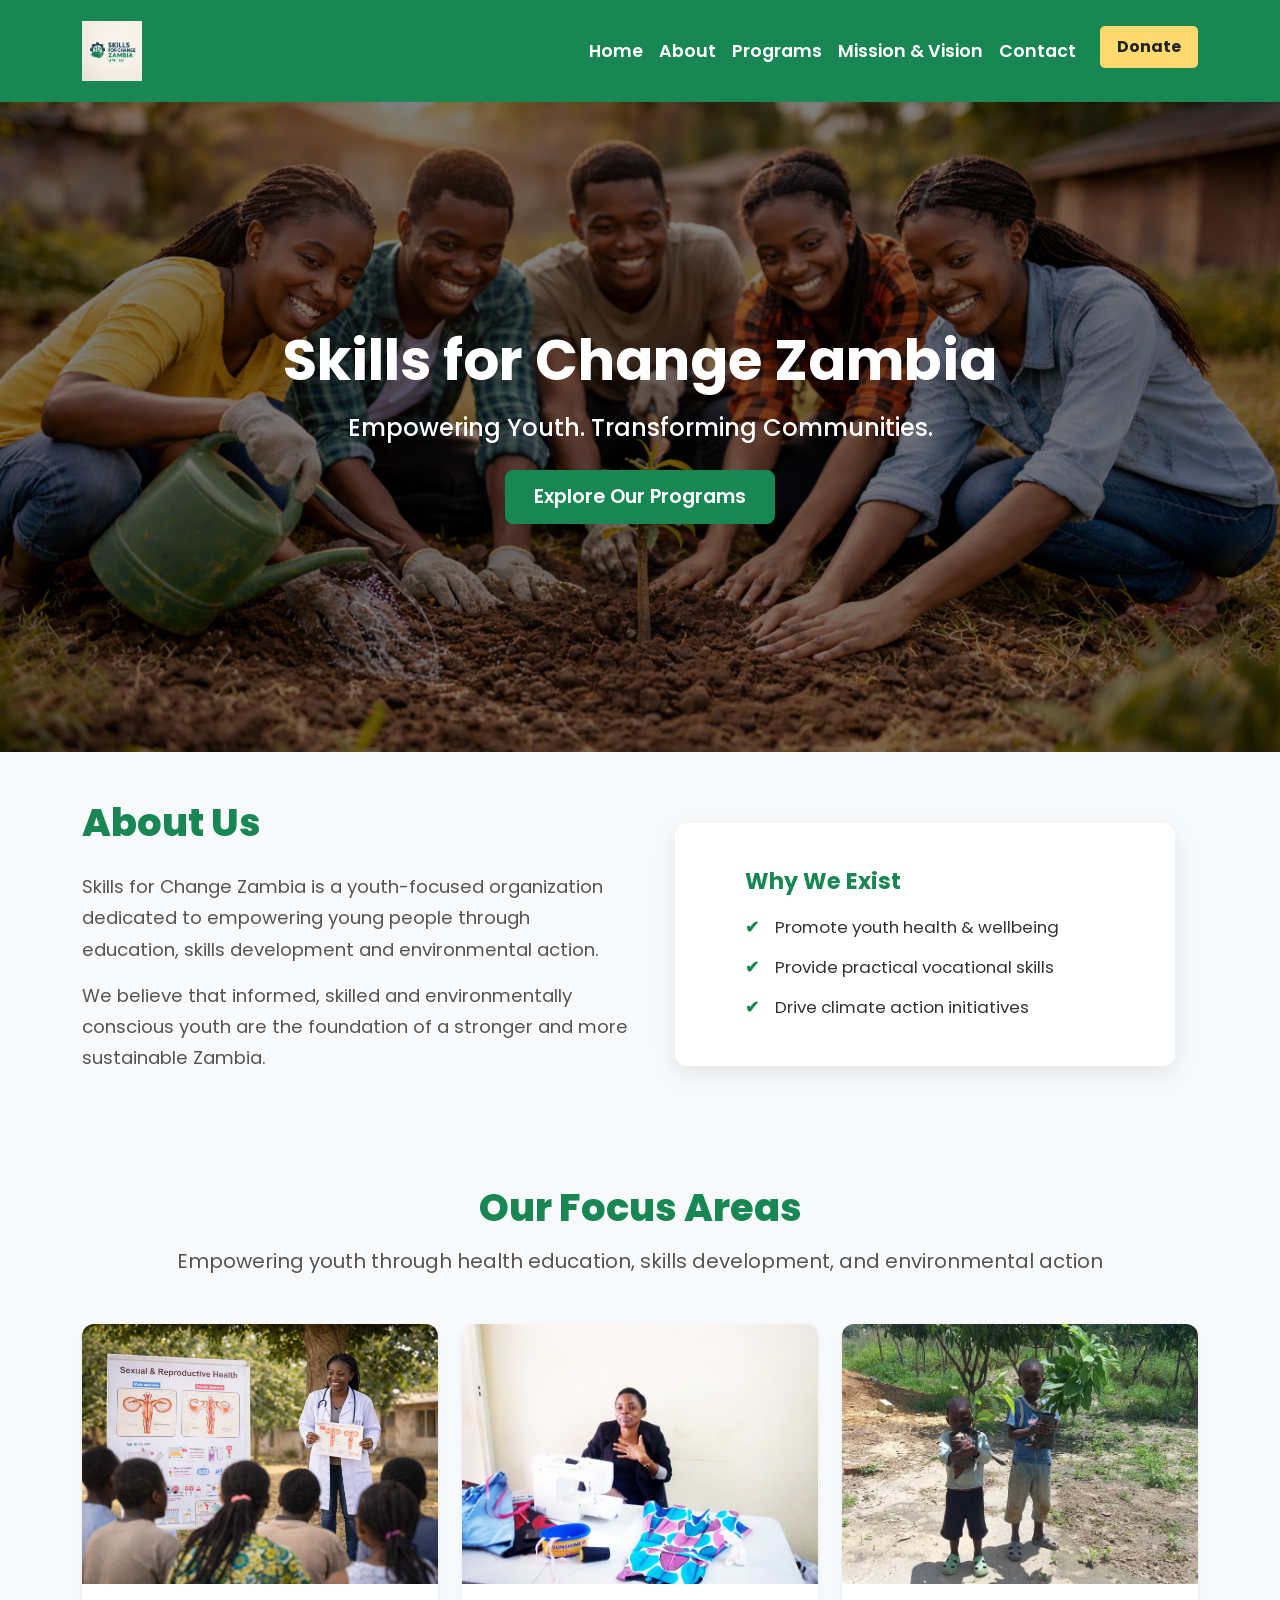
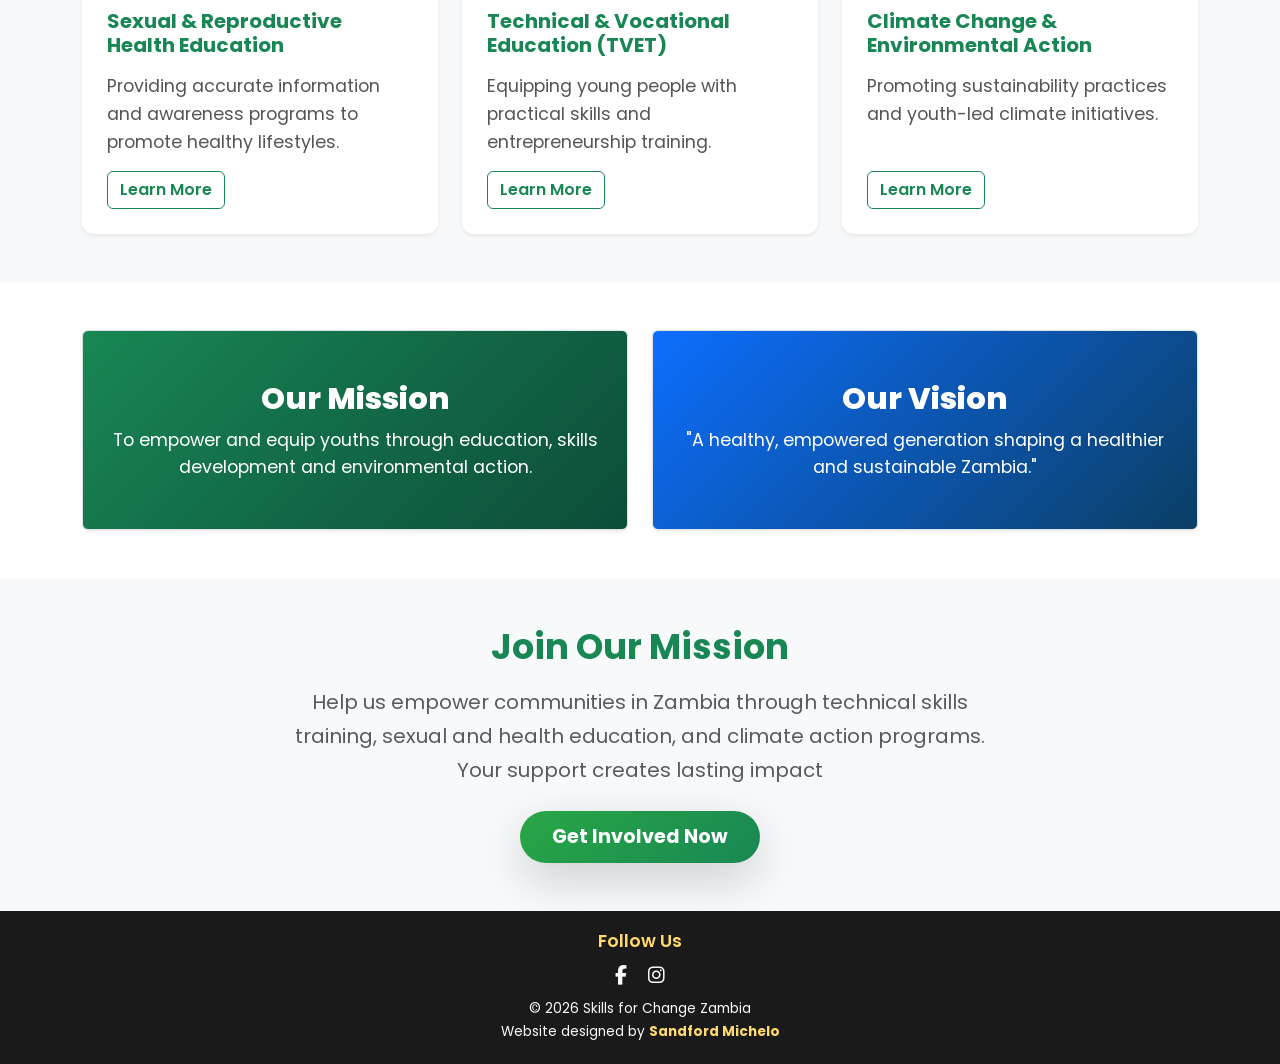
<file: index.html>
<!doctype html>
<html lang="en">
  <head>
    <meta charset="UTF-8" />
    <title>Skills for Change Zambia </title>
    <meta name="viewport" content="width=device-width, initial-scale=1" />

    <!-- Google Font -->
    <link
      href="https://fonts.googleapis.com/css2?family=Poppins:wght@300;400;600;700&display=swap"
      rel="stylesheet"
    />

    <!-- Bootstrap CSS -->
    <link
      href="https://cdn.jsdelivr.net/npm/bootstrap@5.3.2/dist/css/bootstrap.min.css"
      rel="stylesheet"
    />

    <!-- Font Awesome -->
    <link
      rel="stylesheet"
      href="https://cdnjs.cloudflare.com/ajax/libs/font-awesome/6.4.0/css/all.min.css"
    />

    <!-- Custom CSS -->
    <link rel="stylesheet" href="style.css" />

    <!-- AOS CSS -->
    <link
      href="https://cdn.jsdelivr.net/npm/aos@2.3.4/dist/aos.css"
      rel="stylesheet"
    />
  </head>
  <body>
    <!-- NAVBAR -->
    <nav
      class="navbar navbar-expand-lg navbar-dark bg-success sticky-top"
      data-aos="fade-down"
    >
      <div class="container">
        <a class="navbar-brand" href="index.html">
          <img src="images/logo.jpeg" alt="Logo" class="logo" />
        </a>
        <button
          class="navbar-toggler"
          type="button"
          data-bs-toggle="collapse"
          data-bs-target="#navbarNav"
          aria-controls="navbarNav"
          aria-expanded="false"
          aria-label="Toggle navigation"
        >
          <span class="navbar-toggler-icon"></span>
        </button>
        <div class="collapse navbar-collapse" id="navbarNav">
          <ul class="navbar-nav ms-auto text-center">
            <li class="nav-item">
              <a class="nav-link" href="index.html">Home</a>
            </li>
            <li class="nav-item">
              <a class="nav-link" href="#about">About</a>
            </li>
            <li class="nav-item">
              <a class="nav-link" href="#programs">Programs</a>
            </li>
            <li class="nav-item">
              <a class="nav-link" href="#mission">Mission & Vision</a>
            </li>
            <li class="nav-item">
              <a class="nav-link" href="contact.html">Contact</a>
            </li>
            <li class="nav-item">
              <a class="btn donate-btn ms-lg-3 mt-2 mt-lg-0" href="donate.html"
                >Donate</a
              >
            </li>
          </ul>
        </div>
      </div>
    </nav>

    <!-- HERO -->
    <section class="hero" data-aos="fade-up">
      <div class="container text-center hero-content">
        <h1 class="display-4 fw-bold">Skills for Change Zambia</h1>
        <p class="lead">Empowering Youth. Transforming Communities.<br /></p>
        <a href="#programs" class="btn btn-success btn-lg"
          >Explore Our Programs</a
        >
      </div>
    </section>

    <!-- ABOUT -->
    <section id="about" class="about py-5">
      <div class="container">
        <div class="row align-items-center">
          <div class="col-md-6 mb-4 mb-md-0" data-aos="fade-right">
            <h2>About Us</h2>
            <p>
              Skills for Change Zambia is a youth-focused organization
              dedicated to empowering young people through education, skills
              development and environmental action.
            </p>
            <p>
              We believe that informed, skilled and environmentally conscious
              youth are the foundation of a stronger and more sustainable
              Zambia.
            </p>
          </div>
          <div class="col-md-6" data-aos="fade-left">
            <h4>Why We Exist</h4>
            <ul class="list-unstyled">
              <li>Promote youth health & wellbeing</li>
              <li>Provide practical vocational skills</li>
              <li>Drive climate action initiatives</li>
            </ul>
          </div>
        </div>
      </div>
    </section>

    <!-- PROGRAMS -->
    <section id="programs" class="programs py-5 bg-light">
      <div class="container">
        <div class="text-center mb-5" data-aos="fade-up">
          <h2>Our Focus Areas</h2>
          <p>
            Empowering youth through health education, skills development, and
            environmental action
          </p>
        </div>
        <div class="row g-4">
          <div class="col-md-4" data-aos="fade-up" data-aos-delay="100">
            <div class="card h-100 shadow-sm">
              <img
                src="images/sexEducation.png"
                class="card-img-top"
                alt="Health Education"
              />
              <div class="card-body">
                <h5 class="card-title">
                  Sexual & Reproductive Health Education
                </h5>
                <p class="card-text">
                  Providing accurate information and awareness programs to
                  promote healthy lifestyles.
                </p>
                <a href="health.html" class="btn btn-outline-success"
                  >Learn More</a
                >
              </div>
            </div>
          </div>
          <div class="col-md-4" data-aos="fade-up" data-aos-delay="200">
            <div class="card h-100 shadow-sm">
              <img
                src="images/seamstress.jpeg"
                class="card-img-top"
                alt="TVET"
              />
              <div class="card-body">
                <h5 class="card-title">
                  Technical & Vocational Education (TVET)
                </h5>
                <p class="card-text">
                  Equipping young people with practical skills and
                  entrepreneurship training.
                </p>
                <a href="tvet.html" class="btn btn-outline-success"
                  >Learn More</a
                >
              </div>
            </div>
          </div>
          <div class="col-md-4" data-aos="fade-up" data-aos-delay="300">
            <div class="card h-100 shadow-sm">
              <img
                src="images/plant1.jpeg"
                class="card-img-top"
                alt="Climate Action"
              />
              <div class="card-body">
                <h5 class="card-title">
                  Climate Change & Environmental Action
                </h5>
                <p class="card-text">
                  Promoting sustainability practices and youth-led climate
                  initiatives.
                </p>
                <a href="climate.html" class="btn btn-outline-success"
                  >Learn More</a
                >
              </div>
            </div>
          </div>
        </div>
      </div>
    </section>

    <!-- MISSION & VISION -->
    <section id="mission" class="mission py-5">
      <div class="container">
        <div class="row text-center text-md-start g-4">
          <div class="col-md-6" data-aos="fade-right">
            <div class="p-3 border rounded shadow-sm h-100">
              <h3>Our Mission</h3>
              <p>
                To empower and equip youths through education, skills
                development and environmental action.
              </p>
            </div>
          </div>
          <div class="col-md-6" data-aos="fade-left">
            <div class="p-3 border rounded shadow-sm h-100">
              <h3>Our Vision</h3>
              <p>
                "A healthy, empowered generation shaping a healthier and
                sustainable Zambia."
              </p>
            </div>
          </div>
        </div>
      </div>
    </section>
    <!-- GET INVOLVED -->
    <section id="get-involved" class="get-involved py-5 bg-light">
      <div class="container text-center" data-aos="fade-up">
        <h2 class="fw-bold text-success mb-3">Join Our Mission</h2>
        <p class="text-muted fs-5 mb-4">
          Help us empower communities in Zambia through technical skills
          training, sexual and health education, and climate action programs.
          Your support creates lasting impact
        </p>
        <a
          href="contact.html"
          class="btn btn-lg btn-success btn-gradient shadow-lg"
        >
          Get Involved Now
        </a>
      </div>
    </section>

    <!-- FOOTER -->
    <footer class="footer text-center">
      <div class="container">
        <h5>Follow Us</h5>
        <div class="social-links mb-2">
          <a
            href="https://web.facebook.com/profile.php?id=61575420817052"
            target="_blank"
          >
            <i class="fab fa-facebook-f"></i>
          </a>
          <a
            href="https://www.instagram.com/skills4changezambia/"
            target="_blank"
          >
            <i class="fab fa-instagram"></i>
          </a>
        </div>
        <p class="mb-1">© 2026 Skills for Change Zambia </p>
        <p>
          Website designed by
          <a
            href="https://sanfordmichelo.github.io/"
            target="_blank"
            class="highlighted-name"
          >
            Sandford Michelo
          </a>
        </p>
      </div>
    </footer>

    <!-- Bootstrap JS -->
    <script src="https://cdn.jsdelivr.net/npm/bootstrap@5.3.2/dist/js/bootstrap.bundle.min.js"></script>

    <!-- AOS JS -->
    <script src="https://cdn.jsdelivr.net/npm/aos@2.3.4/dist/aos.js"></script>

    <!-- Your separate JS file -->
    <script src="script.js"></script>
  </body>
</html>
</file>
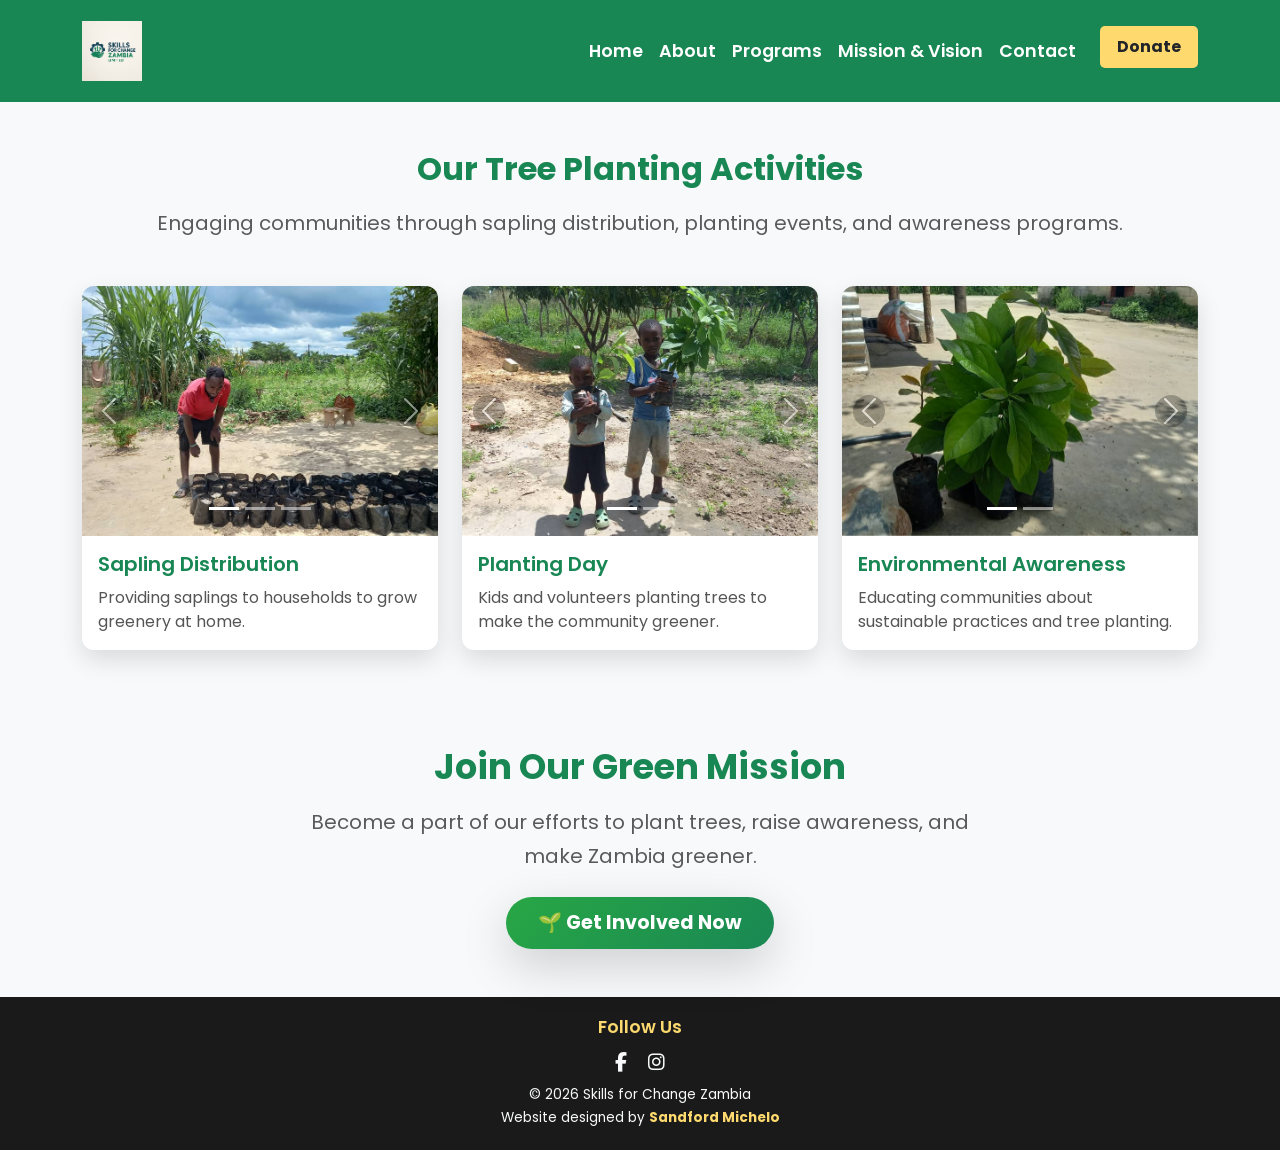
<file: climate.html>
<!doctype html>
<html lang="en">
  <head>
    <meta charset="UTF-8" />
    <title>Skills for Change Zambia </title>
    <meta name="viewport" content="width=device-width, initial-scale=1" />

    <!-- Google Font -->
    <link
      href="https://fonts.googleapis.com/css2?family=Poppins:wght@300;400;600;700&display=swap"
      rel="stylesheet"
    />

    <!-- Bootstrap CSS -->
    <link
      href="https://cdn.jsdelivr.net/npm/bootstrap@5.3.2/dist/css/bootstrap.min.css"
      rel="stylesheet"
    />

    <!-- Custom CSS -->
    <link rel="stylesheet" href="style.css" />

    <!-- Font Awesome -->
    <link
      rel="stylesheet"
      href="https://cdnjs.cloudflare.com/ajax/libs/font-awesome/6.4.0/css/all.min.css"
    />
  </head>
  <body>
    <nav class="navbar navbar-expand-lg navbar-dark bg-success sticky-top">
      <div class="container">
        <a class="navbar-brand" href="index.html">
          <img src="images/logo.jpeg" alt="Logo" class="logo" />
        </a>

        <button
          class="navbar-toggler"
          type="button"
          data-bs-toggle="collapse"
          data-bs-target="#navbarNav"
        >
          <span class="navbar-toggler-icon"></span>
        </button>

        <div class="collapse navbar-collapse" id="navbarNav">
          <ul class="navbar-nav ms-auto text-center">
            <li class="nav-item">
              <a class="nav-link" href="index.html">Home</a>
            </li>

            <li class="nav-item">
              <a class="nav-link" href="index.html#about">About</a>
            </li>

            <li class="nav-item">
              <a class="nav-link" href="index.html#programs">Programs</a>
            </li>

            <li class="nav-item">
              <a class="nav-link" href="index.html#mission">Mission & Vision</a>
            </li>

            <li class="nav-item">
              <a class="nav-link" href="contact.html">Contact</a>
            </li>

            <li class="nav-item">
              <a class="btn donate-btn ms-lg-3 mt-2 mt-lg-0" href="donate.html"
                >Donate</a
              >
            </li>
          </ul>
        </div>
      </div>
    </nav>
    <!-- TREE PLANTING ACTIVITIES -->
    <section id="tree-activities" class="tree-activities py-5">
      <div class="container">
        <!-- Section Title -->
        <div class="text-center mb-5">
          <h2 class="fw-bold text-success">Our Tree Planting Activities</h2>
          <p class="text-muted fs-5">
            Engaging communities through sapling distribution, planting events,
            and awareness programs.
          </p>
        </div>

        <div class="row g-4">
          <!-- CARD 1 -->
          <div class="col-md-4">
            <div class="card planting-card h-100">
              <div
                id="carouselSaplings"
                class="carousel slide carousel-fade"
                data-bs-ride="carousel"
                data-bs-interval="3000"
                data-bs-pause="false"
              >
                <!-- Indicators -->
                <div class="carousel-indicators">
                  <button
                    type="button"
                    data-bs-target="#carouselSaplings"
                    data-bs-slide-to="0"
                    class="active"
                  ></button>
                  <button
                    type="button"
                    data-bs-target="#carouselSaplings"
                    data-bs-slide-to="1"
                  ></button>
                  <button
                    type="button"
                    data-bs-target="#carouselSaplings"
                    data-bs-slide-to="2"
                  ></button>
                </div>

                <!-- Images -->
                <div class="carousel-inner">
                  <div class="carousel-item active">
                    <img
                      src="images/sampling1.jpeg"
                      class="d-block w-100 rounded-top"
                    />
                  </div>
                  <div class="carousel-item">
                    <img
                      src="images/sampling2.jpeg"
                      class="d-block w-100 rounded-top"
                    />
                  </div>
                  <div class="carousel-item">
                    <img
                      src="images/sampling3.jpeg"
                      class="d-block w-100 rounded-top"
                    />
                  </div>
                </div>

                <!-- Controls -->
                <button
                  class="carousel-control-prev"
                  type="button"
                  data-bs-target="#carouselSaplings"
                  data-bs-slide="prev"
                >
                  <span class="carousel-control-prev-icon"></span>
                </button>
                <button
                  class="carousel-control-next"
                  type="button"
                  data-bs-target="#carouselSaplings"
                  data-bs-slide="next"
                >
                  <span class="carousel-control-next-icon"></span>
                </button>
              </div>

              <div class="card-body">
                <h5 class="card-title">Sapling Distribution</h5>
                <p class="card-text">
                  Providing saplings to households to grow greenery at home.
                </p>
              </div>
            </div>
          </div>

          <!-- CARD 2 -->
          <div class="col-md-4">
            <div class="card planting-card h-100">
              <div
                id="carouselPlantingDay"
                class="carousel slide carousel-fade"
                data-bs-ride="carousel"
                data-bs-interval="3000"
                data-bs-pause="false"
              >
                <div class="carousel-indicators">
                  <button
                    type="button"
                    data-bs-target="#carouselPlantingDay"
                    data-bs-slide-to="0"
                    class="active"
                  ></button>
                  <button
                    type="button"
                    data-bs-target="#carouselPlantingDay"
                    data-bs-slide-to="1"
                  ></button>
                </div>

                <div class="carousel-inner">
                  <div class="carousel-item active">
                    <img
                      src="images/plant1.jpeg"
                      class="d-block w-100 rounded-top"
                    />
                  </div>
                  <div class="carousel-item">
                    <img
                      src="images/plant2.jpeg"
                      class="d-block w-100 rounded-top"
                    />
                  </div>
                </div>

                <button
                  class="carousel-control-prev"
                  type="button"
                  data-bs-target="#carouselPlantingDay"
                  data-bs-slide="prev"
                >
                  <span class="carousel-control-prev-icon"></span>
                </button>
                <button
                  class="carousel-control-next"
                  type="button"
                  data-bs-target="#carouselPlantingDay"
                  data-bs-slide="next"
                >
                  <span class="carousel-control-next-icon"></span>
                </button>
              </div>

              <div class="card-body">
                <h5 class="card-title">Planting Day</h5>
                <p class="card-text">
                  Kids and volunteers planting trees to make the community
                  greener.
                </p>
              </div>
            </div>
          </div>

          <!-- CARD 3 -->
          <div class="col-md-4">
            <div class="card planting-card h-100">
              <div
                id="carouselAwareness"
                class="carousel slide carousel-fade"
                data-bs-ride="carousel"
                data-bs-interval="3000"
                data-bs-pause="false"
              >
                <div class="carousel-indicators">
                  <button
                    type="button"
                    data-bs-target="#carouselAwareness"
                    data-bs-slide-to="0"
                    class="active"
                  ></button>
                  <button
                    type="button"
                    data-bs-target="#carouselAwareness"
                    data-bs-slide-to="1"
                  ></button>
                </div>

                <div class="carousel-inner">
                  <div class="carousel-item active">
                    <img
                      src="images/green1.jpeg"
                      class="d-block w-100 rounded-top"
                    />
                  </div>
                  <div class="carousel-item">
                    <img
                      src="images/green2.jpeg"
                      class="d-block w-100 rounded-top"
                    />
                  </div>
                </div>

                <button
                  class="carousel-control-prev"
                  type="button"
                  data-bs-target="#carouselAwareness"
                  data-bs-slide="prev"
                >
                  <span class="carousel-control-prev-icon"></span>
                </button>
                <button
                  class="carousel-control-next"
                  type="button"
                  data-bs-target="#carouselAwareness"
                  data-bs-slide="next"
                >
                  <span class="carousel-control-next-icon"></span>
                </button>
              </div>

              <div class="card-body">
                <h5 class="card-title">Environmental Awareness</h5>
                <p class="card-text">
                  Educating communities about sustainable practices and tree
                  planting.
                </p>
              </div>
            </div>
          </div>
        </div>
      </div>
    </section>
    <!-- ✅ FIXED GET INVOLVED (CONSISTENT WITH OTHER PAGES) -->
    <section id="get-involved" class="get-involved py-5 bg-light">
      <div class="container text-center">
        <h2 class="fw-bold text-success mb-3">Join Our Green Mission</h2>
        <p class="text-muted fs-5 mb-4">
          Become a part of our efforts to plant trees, raise awareness, and make
          Zambia greener.
        </p>
        <a href="contact.html" class="btn btn-lg btn-gradient shadow-lg">
          🌱 Get Involved Now
        </a>
      </div>
    </section>

    <!-- footer.php -->
    <footer class="footer text-center">
      <div class="container">
        <h5>Follow Us</h5>
        <div class="social-links mb-2">
          <a
            href="https://web.facebook.com/profile.php?id=61575420817052"
            target="_blank"
          >
            <i class="fab fa-facebook-f"></i>
          </a>
          <a
            href="https://www.instagram.com/skills4changezambia/"
            target="_blank"
          >
            <i class="fab fa-instagram"></i>
          </a>
        </div>
        <p class="mb-1">© 2026 Skills for Change Zambia</p>
        <p>
          Website designed by
          <a
            href="https://sanfordmichelo.github.io/"
            target="_blank"
            class="highlighted-name"
            >Sandford Michelo</a
          >
        </p>
      </div>
    </footer>

    <!-- Bootstrap JS -->
    <script src="https://cdn.jsdelivr.net/npm/bootstrap@5.3.2/dist/js/bootstrap.bundle.min.js"></script>
    <script src="script.js"></script>
  </body>
</html>
</file>
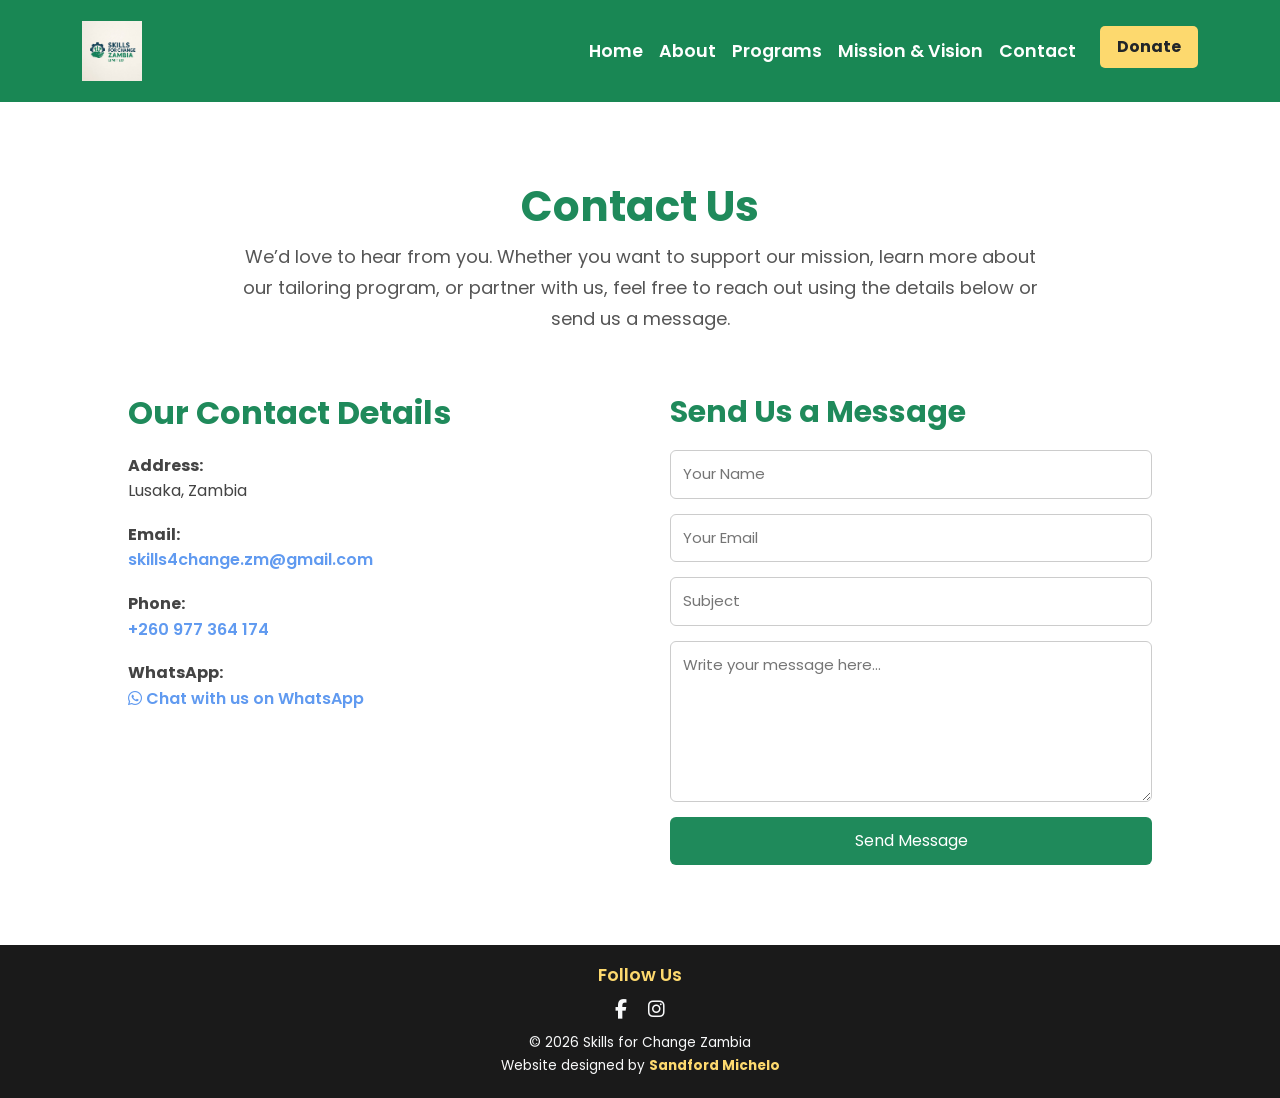
<file: contact.html>
<!doctype html>
<html lang="en">
  <head>
    <meta charset="UTF-8" />
    <title>Skills for Change Zambia</title>
    <meta name="viewport" content="width=device-width, initial-scale=1" />

    <!-- Google Font -->
    <link
      href="https://fonts.googleapis.com/css2?family=Poppins:wght@300;400;600;700&display=swap"
      rel="stylesheet"
    />

    <!-- Bootstrap CSS -->
    <link
      href="https://cdn.jsdelivr.net/npm/bootstrap@5.3.2/dist/css/bootstrap.min.css"
      rel="stylesheet"
    />

    <!-- Custom CSS -->
    <link rel="stylesheet" href="style.css" />

    <!-- Font Awesome -->
    <link
      rel="stylesheet"
      href="https://cdnjs.cloudflare.com/ajax/libs/font-awesome/6.4.0/css/all.min.css"
    />

    <style>
      /* Inline thank-you message style */
      .thank-you-message {
        display: none;
        margin-top: 15px;
        padding: 10px;
        background-color: #d4edda;
        color: #155724;
        border: 1px solid #c3e6cb;
        border-radius: 5px;
        text-align: center;
        font-weight: 600;
      }
    </style>
  </head>
  <body>
    <nav class="navbar navbar-expand-lg navbar-dark bg-success sticky-top">
      <div class="container">
        <a class="navbar-brand" href="index.html">
          <img src="images/logo.jpeg" alt="Logo" class="logo" />
        </a>

        <button
          class="navbar-toggler"
          type="button"
          data-bs-toggle="collapse"
          data-bs-target="#navbarNav"
        >
          <span class="navbar-toggler-icon"></span>
        </button>

        <div class="collapse navbar-collapse" id="navbarNav">
          <ul class="navbar-nav ms-auto text-center">
            <li class="nav-item">
              <a class="nav-link" href="index.html">Home</a>
            </li>
            <li class="nav-item">
              <a class="nav-link" href="index.html#about">About</a>
            </li>
            <li class="nav-item">
              <a class="nav-link" href="index.html#programs">Programs</a>
            </li>
            <li class="nav-item">
              <a class="nav-link" href="index.html#mission">Mission & Vision</a>
            </li>
            <li class="nav-item">
              <a class="nav-link" href="contact.html">Contact</a>
            </li>
            <li class="nav-item">
              <a class="btn donate-btn ms-lg-3 mt-2 mt-lg-0" href="donate.html"
                >Donate</a
              >
            </li>
          </ul>
        </div>
      </div>
    </nav>

    <!-- CONTACT SECTION -->
    <section class="contact-section">
      <div class="section-title">
        <h1>Contact Us</h1>
        <div class="title-line"></div>
        <p class="contact-intro">
          We’d love to hear from you. Whether you want to support our mission,
          learn more about our tailoring program, or partner with us, feel free
          to reach out using the details below or send us a message.
        </p>
      </div>

      <div class="contact-container">
        <!-- Contact Information -->
        <div class="contact-info">
          <h2>Our Contact Details</h2>
          <p><strong>Address:</strong><br />Lusaka, Zambia</p>
          <p>
            <strong>Email:</strong><br />
            <a
              href="https://mail.google.com/mail/?view=cm&fs=1&to=skills4change.zm@gmail.com"
              target="_blank"
              rel="noopener noreferrer"
            >
              skills4change.zm@gmail.com
            </a>
          </p>
          <p>
            <strong>Phone:</strong><br /><a href="tel:+260977364174"
              >+260 977 364 174</a
            >
          </p>
          <p>
            <strong>WhatsApp:</strong><br />
            <a href="https://wa.me/260977364174" target="_blank">
              <i class="fab fa-whatsapp"></i> Chat with us on WhatsApp
            </a>
          </p>
        </div>

        <!-- Contact Form -->
        <div class="contact-form">
          <h2>Send Us a Message</h2>

          <form
            id="contactForm"
            action="https://formspree.io/f/mqeglllw"
            method="POST"
          >
            <input
              type="text"
              name="name"
              placeholder="Your Name"
              required
              autocomplete="name"
            />
            <input
              type="email"
              name="email"
              placeholder="Your Email"
              required
              autocomplete="email"
            />
            <input type="text" name="subject" placeholder="Subject" required />
            <textarea
              name="message"
              rows="6"
              placeholder="Write your message here..."
              required
            ></textarea>
            <button type="submit">Send Message</button>
          </form>
          <div class="thank-you-message" id="thankYouMessage">
            Thank you! Your message has been sent successfully.
          </div>
        </div>
      </div>
    </section>

    <!-- footer.php -->
    <footer class="footer text-center">
      <div class="container">
        <h5>Follow Us</h5>
        <div class="social-links mb-2">
          <a
            href="https://web.facebook.com/profile.php?id=61575420817052"
            target="_blank"
          >
            <i class="fab fa-facebook-f"></i>
          </a>
          <a
            href="https://www.instagram.com/skills4changezambia/"
            target="_blank"
          >
            <i class="fab fa-instagram"></i>
          </a>
        </div>
        <p class="mb-1">© 2026 Skills for Change Zambia</p>
        <p>
          Website designed by
          <a
            href="https://sanfordmichelo.github.io/"
            target="_blank"
            class="highlighted-name"
            >Sandford Michelo</a
          >
        </p>
      </div>
    </footer>

    <!-- Bootstrap JS -->
    <script src="https://cdn.jsdelivr.net/npm/bootstrap@5.3.2/dist/js/bootstrap.bundle.min.js"></script>

    <!-- Formspree JS -->
    <script>
      const form = document.getElementById("contactForm");
      const thankYou = document.getElementById("thankYouMessage");

      form.addEventListener("submit", async (e) => {
        e.preventDefault(); // prevent page reload
        const data = new FormData(form);

        try {
          const response = await fetch(form.action, {
            method: "POST",
            body: data,
            headers: { Accept: "application/json" },
          });

          if (response.ok) {
            thankYou.style.display = "block";
            form.reset();
          } else {
            alert("Oops! There was a problem submitting your form.");
          }
        } catch (error) {
          alert("Oops! There was a problem submitting your form.");
        }
      });
    </script>
  </body>
</html>
</file>
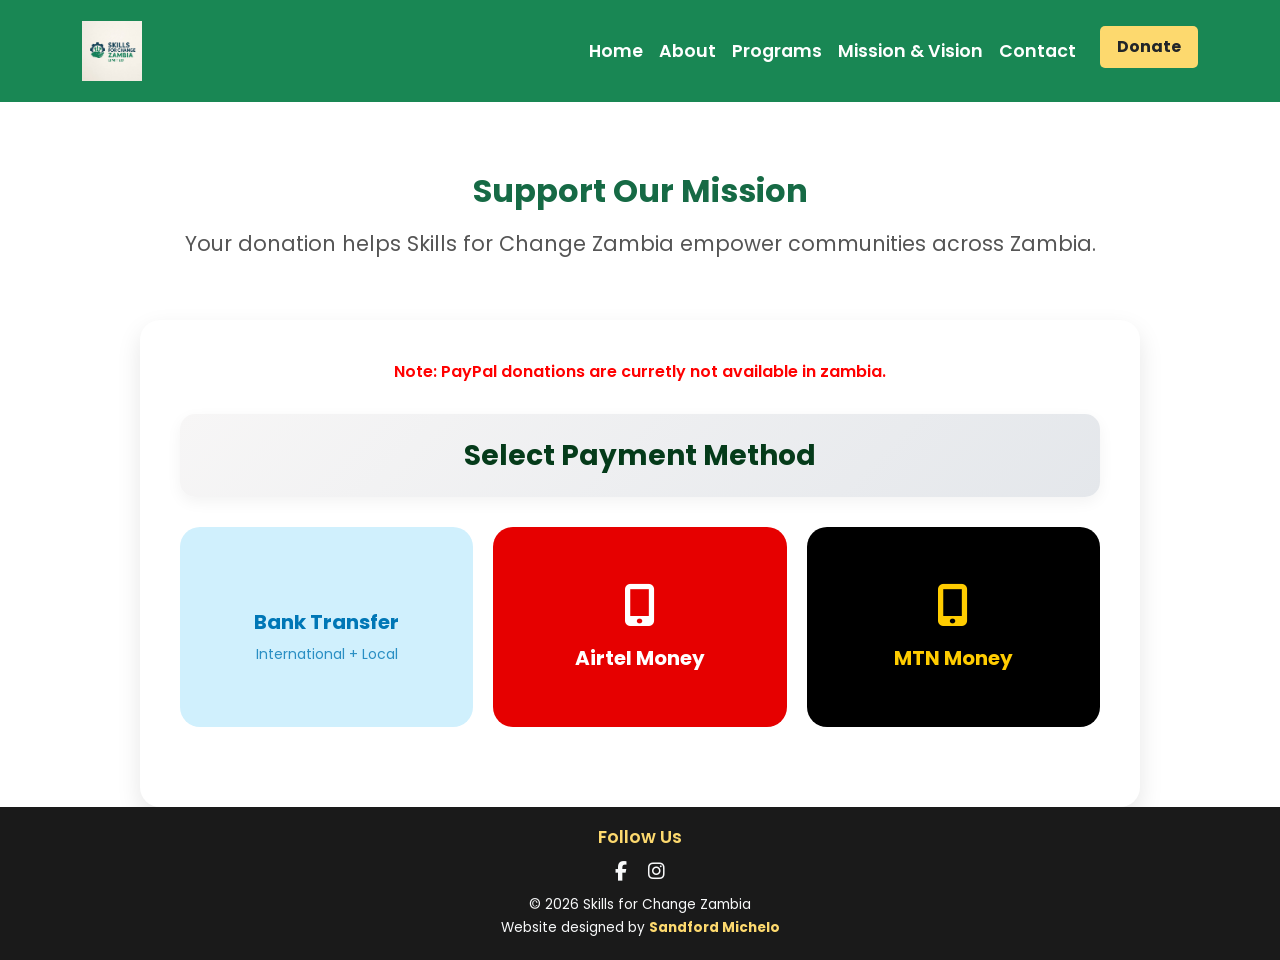
<file: donate.html>
<!doctype html>
<html lang="en">
  <head>
    <meta charset="UTF-8" />
    <title>Skills for Change Zambia </title>
    <meta name="viewport" content="width=device-width, initial-scale=1" />

    <!-- Google Font -->
    <link
      href="https://fonts.googleapis.com/css2?family=Poppins:wght@300;400;600;700&display=swap"
      rel="stylesheet"
    />

    <!-- Bootstrap CSS -->
    <link
      href="https://cdn.jsdelivr.net/npm/bootstrap@5.3.2/dist/css/bootstrap.min.css"
      rel="stylesheet"
    />

    <!-- Custom CSS -->
    <link rel="stylesheet" href="style.css" />

    <!-- Font Awesome -->
    <link
      rel="stylesheet"
      href="https://cdnjs.cloudflare.com/ajax/libs/font-awesome/6.4.0/css/all.min.css"
    />
  </head>
  <body>
    <nav class="navbar navbar-expand-lg navbar-dark bg-success sticky-top">
      <div class="container">
        <a class="navbar-brand" href="index.html">
          <img src="images/logo.jpeg" alt="Logo" class="logo" />
        </a>

        <button
          class="navbar-toggler"
          type="button"
          data-bs-toggle="collapse"
          data-bs-target="#navbarNav"
        >
          <span class="navbar-toggler-icon"></span>
        </button>

        <div class="collapse navbar-collapse" id="navbarNav">
          <ul class="navbar-nav ms-auto text-center">
            <li class="nav-item">
              <a class="nav-link" href="index.html">Home</a>
            </li>

            <li class="nav-item">
              <a class="nav-link" href="index.html#about">About</a>
            </li>

            <li class="nav-item">
              <a class="nav-link" href="index.html#programs">Programs</a>
            </li>

            <li class="nav-item">
              <a class="nav-link" href="index.html#mission">Mission & Vision</a>
            </li>

            <li class="nav-item">
              <a class="nav-link" href="contact.html">Contact</a>
            </li>

            <li class="nav-item">
              <a class="btn donate-btn ms-lg-3 mt-2 mt-lg-0" href="donate.html"
                >Donate</a
              >
            </li>
          </ul>
        </div>
      </div>
    </nav>

    <!-- SUPPORT -->
    <section class="support">
      <h2>Support Our Mission</h2>
      <p>
        Your donation helps Skills for Change Zambia empower communities across
        Zambia.
      </p>
    </section>
    <section class="donation">
      <div class="donation-container">
        <p class="note">
          Note: PayPal donations are curretly not available in zambia.
        </p>
        <div class="select">
          <h3>Select Payment Method</h3>
        </div>

        <div class="methods">
          <!-- BANK -->
          <div class="method bank" data-method="bank">
            <i class="bi bi-bank"></i>
            <h5>Bank Transfer</h5>
            <small>International + Local</small>
          </div>

          <!-- AIRTEL -->
          <div class="method airtel" data-method="airtel">
            <i class="fas fa-mobile-alt"></i>
            <h5>Airtel Money</h5>
          </div>

          <!-- MTN -->
          <div class="method mtn" data-method="mtn">
            <i class="fas fa-mobile-alt"></i>
            <h5>MTN Money</h5>
          </div>
        </div>

        <!-- DETAILS (full width) -->
        <div id="details"></div>
      </div>
    </section>
    <!-- footer.php -->
    <footer class="footer text-center">
      <div class="container">
        <h5>Follow Us</h5>
        <div class="social-links mb-2">
          <a
            href="https://web.facebook.com/profile.php?id=61575420817052"
            target="_blank"
          >
            <i class="fab fa-facebook-f"></i>
          </a>
          <a
            href="https://www.instagram.com/skills4changezambia/"
            target="_blank"
          >
            <i class="fab fa-instagram"></i>
          </a>
        </div>
        <p class="mb-1">© 2026 Skills for Change Zambia</p>
        <p>
          Website designed by
          <a
            href="https://sanfordmichelo.github.io/"
            target="_blank"
            class="highlighted-name"
            >Sandford Michelo</a
          >
        </p>
      </div>
    </footer>

    <!-- Bootstrap JS -->
    <script src="https://cdn.jsdelivr.net/npm/bootstrap@5.3.2/dist/js/bootstrap.bundle.min.js"></script>
    <script src="script.js"></script>
  </body>
</html>
</file>
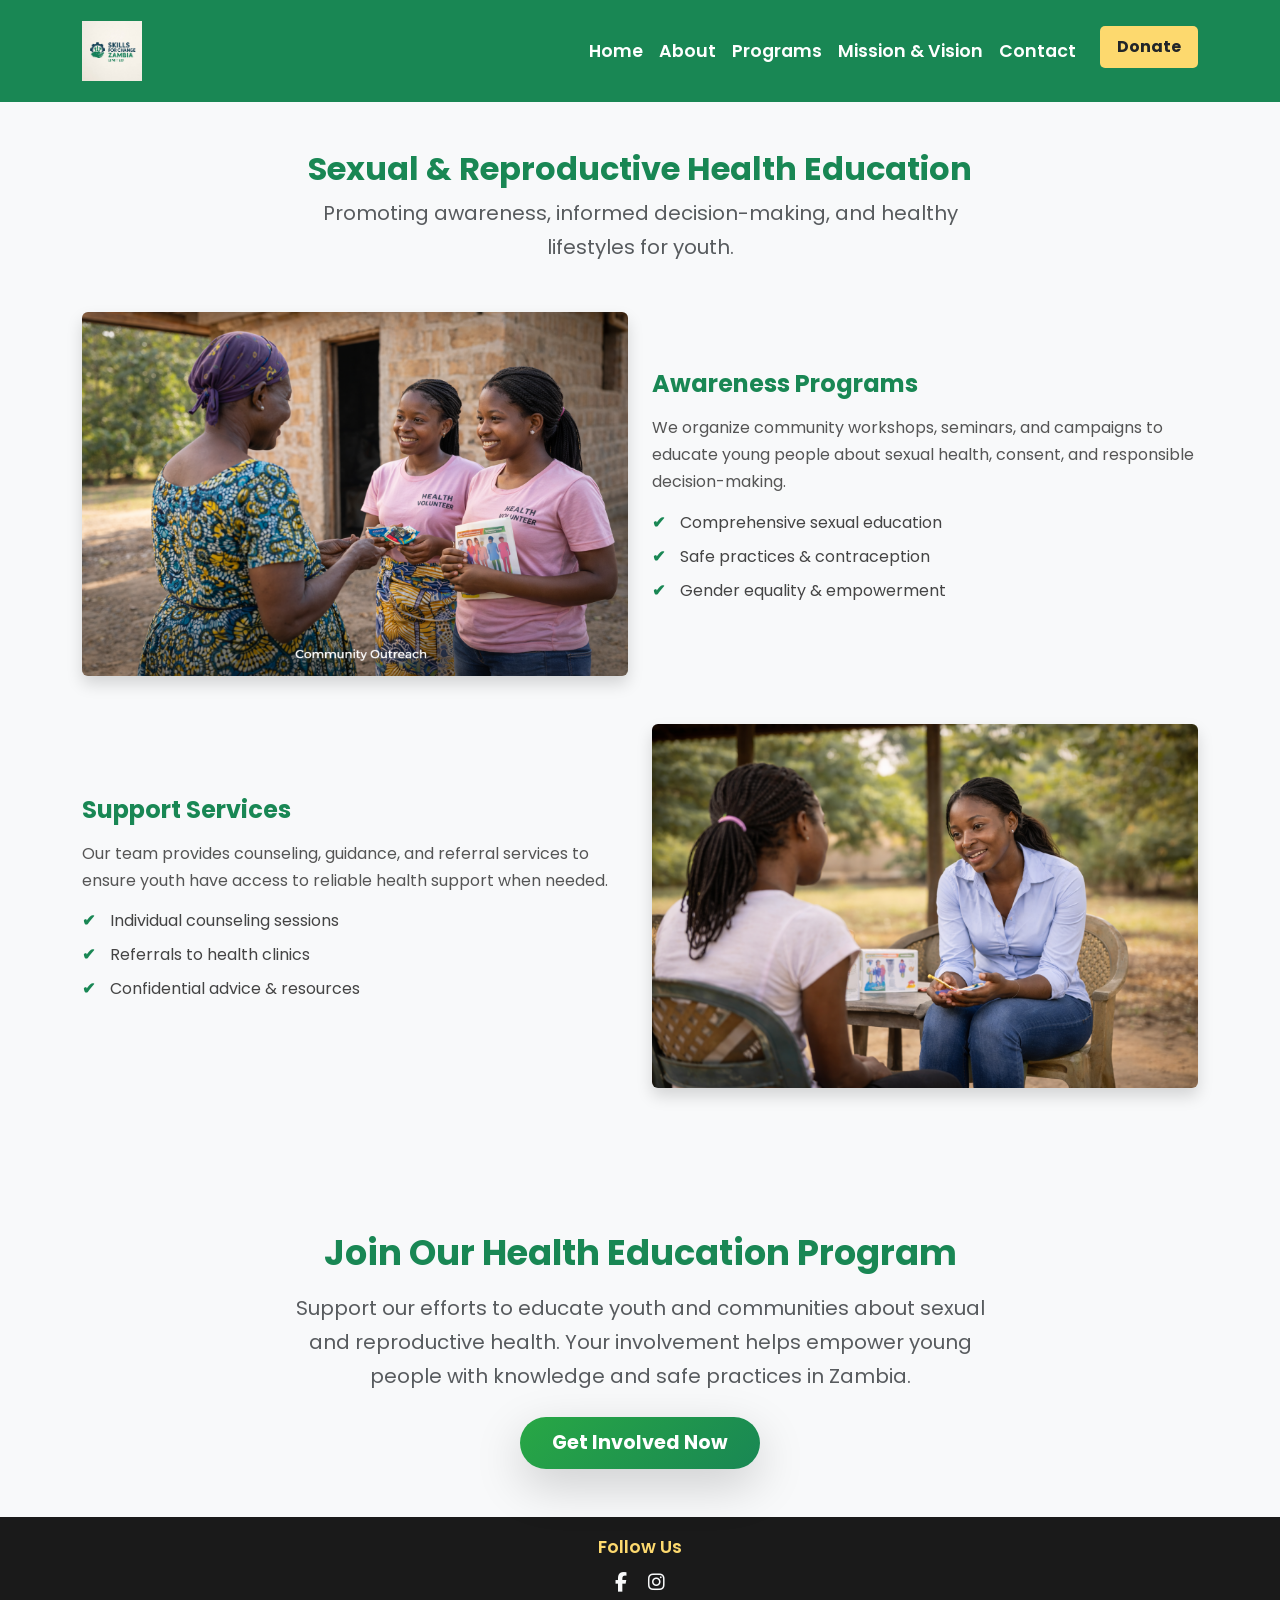
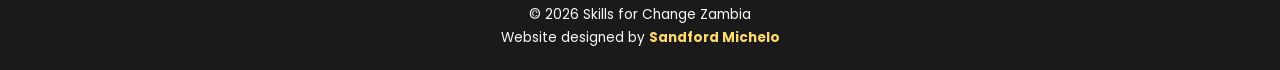
<file: health.html>
<!doctype html>
<html lang="en">
  <head>
    <meta charset="UTF-8" />
    <title>Skills for Change Zambia </title>
    <meta name="viewport" content="width=device-width, initial-scale=1" />

    <!-- Google Font -->
    <link
      href="https://fonts.googleapis.com/css2?family=Poppins:wght@300;400;600;700&display=swap"
      rel="stylesheet"
    />

    <!-- Bootstrap CSS -->
    <link
      href="https://cdn.jsdelivr.net/npm/bootstrap@5.3.2/dist/css/bootstrap.min.css"
      rel="stylesheet"
    />

    <!-- Custom CSS -->
    <link rel="stylesheet" href="style.css" />

    <!-- Font Awesome -->
    <link
      rel="stylesheet"
      href="https://cdnjs.cloudflare.com/ajax/libs/font-awesome/6.4.0/css/all.min.css"
    />
  </head>
  <body>
    <nav class="navbar navbar-expand-lg navbar-dark bg-success sticky-top">
      <div class="container">
        <a class="navbar-brand" href="index.html">
          <img src="images/logo.jpeg" alt="Logo" class="logo" />
        </a>

        <button
          class="navbar-toggler"
          type="button"
          data-bs-toggle="collapse"
          data-bs-target="#navbarNav"
        >
          <span class="navbar-toggler-icon"></span>
        </button>

        <div class="collapse navbar-collapse" id="navbarNav">
          <ul class="navbar-nav ms-auto text-center">
            <li class="nav-item">
              <a class="nav-link" href="index.html">Home</a>
            </li>

            <li class="nav-item">
              <a class="nav-link" href="index.html#about">About</a>
            </li>

            <li class="nav-item">
              <a class="nav-link" href="index.html#programs">Programs</a>
            </li>

            <li class="nav-item">
              <a class="nav-link" href="index.html#mission">Mission & Vision</a>
            </li>

            <li class="nav-item">
              <a class="nav-link" href="contact.html">Contact</a>
            </li>

            <li class="nav-item">
              <a class="btn donate-btn ms-lg-3 mt-2 mt-lg-0" href="donate.html"
                >Donate</a
              >
            </li>
          </ul>
        </div>
      </div>
    </nav>
    <!-- SEXUAL & REPRODUCTIVE HEALTH MAIN CONTENT -->
    <section id="srh-main" class="srh-main py-5">
      <div class="container">
        <!-- Section Introduction -->
        <div class="text-center mb-5">
          <h2 class="fw-bold text-success">
            Sexual & Reproductive Health Education
          </h2>
          <p class="text-muted fs-5">
            Promoting awareness, informed decision-making, and healthy
            lifestyles for youth.
          </p>
        </div>

        <!-- Content Row 1 -->
        <div class="row align-items-center mb-5">
          <div class="col-md-6">
            <img
              src="images/outreach.png"
              alt="Awareness"
              class="img-fluid rounded shadow"
            />
          </div>
          <div class="col-md-6">
            <h4 class="fw-bold">Awareness Programs</h4>
            <p>
              We organize community workshops, seminars, and campaigns to
              educate young people about sexual health, consent, and responsible
              decision-making.
            </p>
            <ul class="list-check">
              <li>Comprehensive sexual education</li>
              <li>Safe practices & contraception</li>
              <li>Gender equality & empowerment</li>
            </ul>
          </div>
        </div>

        <!-- Content Row 2 -->
        <div class="row align-items-center mb-5 flex-md-row-reverse">
          <div class="col-md-6">
            <img
              src="images/couseling.png"
              alt="Support"
              class="img-fluid rounded shadow"
            />
          </div>
          <div class="col-md-6">
            <h4 class="fw-bold">Support Services</h4>
            <p>
              Our team provides counseling, guidance, and referral services to
              ensure youth have access to reliable health support when needed.
            </p>
            <ul class="list-check">
              <li>Individual counseling sessions</li>
              <li>Referrals to health clinics</li>
              <li>Confidential advice & resources</li>
            </ul>
          </div>
        </div>
      </div>
    </section>
    <!-- GET INVOLVED BUTTON FOR SEXUAL & REPRODUCTIVE HEALTH EDUCATION -->
    <section id="get-involved-srh" class="get-involved py-5 bg-light">
      <div class="container text-center">
        <h2 class="fw-bold text-success mb-3">
          Join Our Health Education Program
        </h2>
        <p class="text-muted fs-5 mb-4">
          Support our efforts to educate youth and communities about sexual and
          reproductive health. Your involvement helps empower young people with
          knowledge and safe practices in Zambia.
        </p>
        <a href="contact.html" class="btn btn-lg btn-gradient shadow-lg">
          Get Involved Now
        </a>
      </div>
    </section>

    <!-- footer.php -->
    <footer class="footer text-center">
      <div class="container">
        <h5>Follow Us</h5>
        <div class="social-links mb-2">
          <a
            href="https://web.facebook.com/profile.php?id=61575420817052"
            target="_blank"
          >
            <i class="fab fa-facebook-f"></i>
          </a>
          <a
            href="https://www.instagram.com/skills4changezambia/"
            target="_blank"
          >
            <i class="fab fa-instagram"></i>
          </a>
        </div>
        <p class="mb-1">© 2026 Skills for Change Zambia</p>
        <p>
          Website designed by
          <a
            href="https://sanfordmichelo.github.io/"
            target="_blank"
            class="highlighted-name"
            >Sandford Michelo</a
          >
        </p>
      </div>
    </footer>

    <!-- Bootstrap JS -->
    <script src="https://cdn.jsdelivr.net/npm/bootstrap@5.3.2/dist/js/bootstrap.bundle.min.js"></script>
    <script src="script.js"></script>
  </body>
</html>
</file>
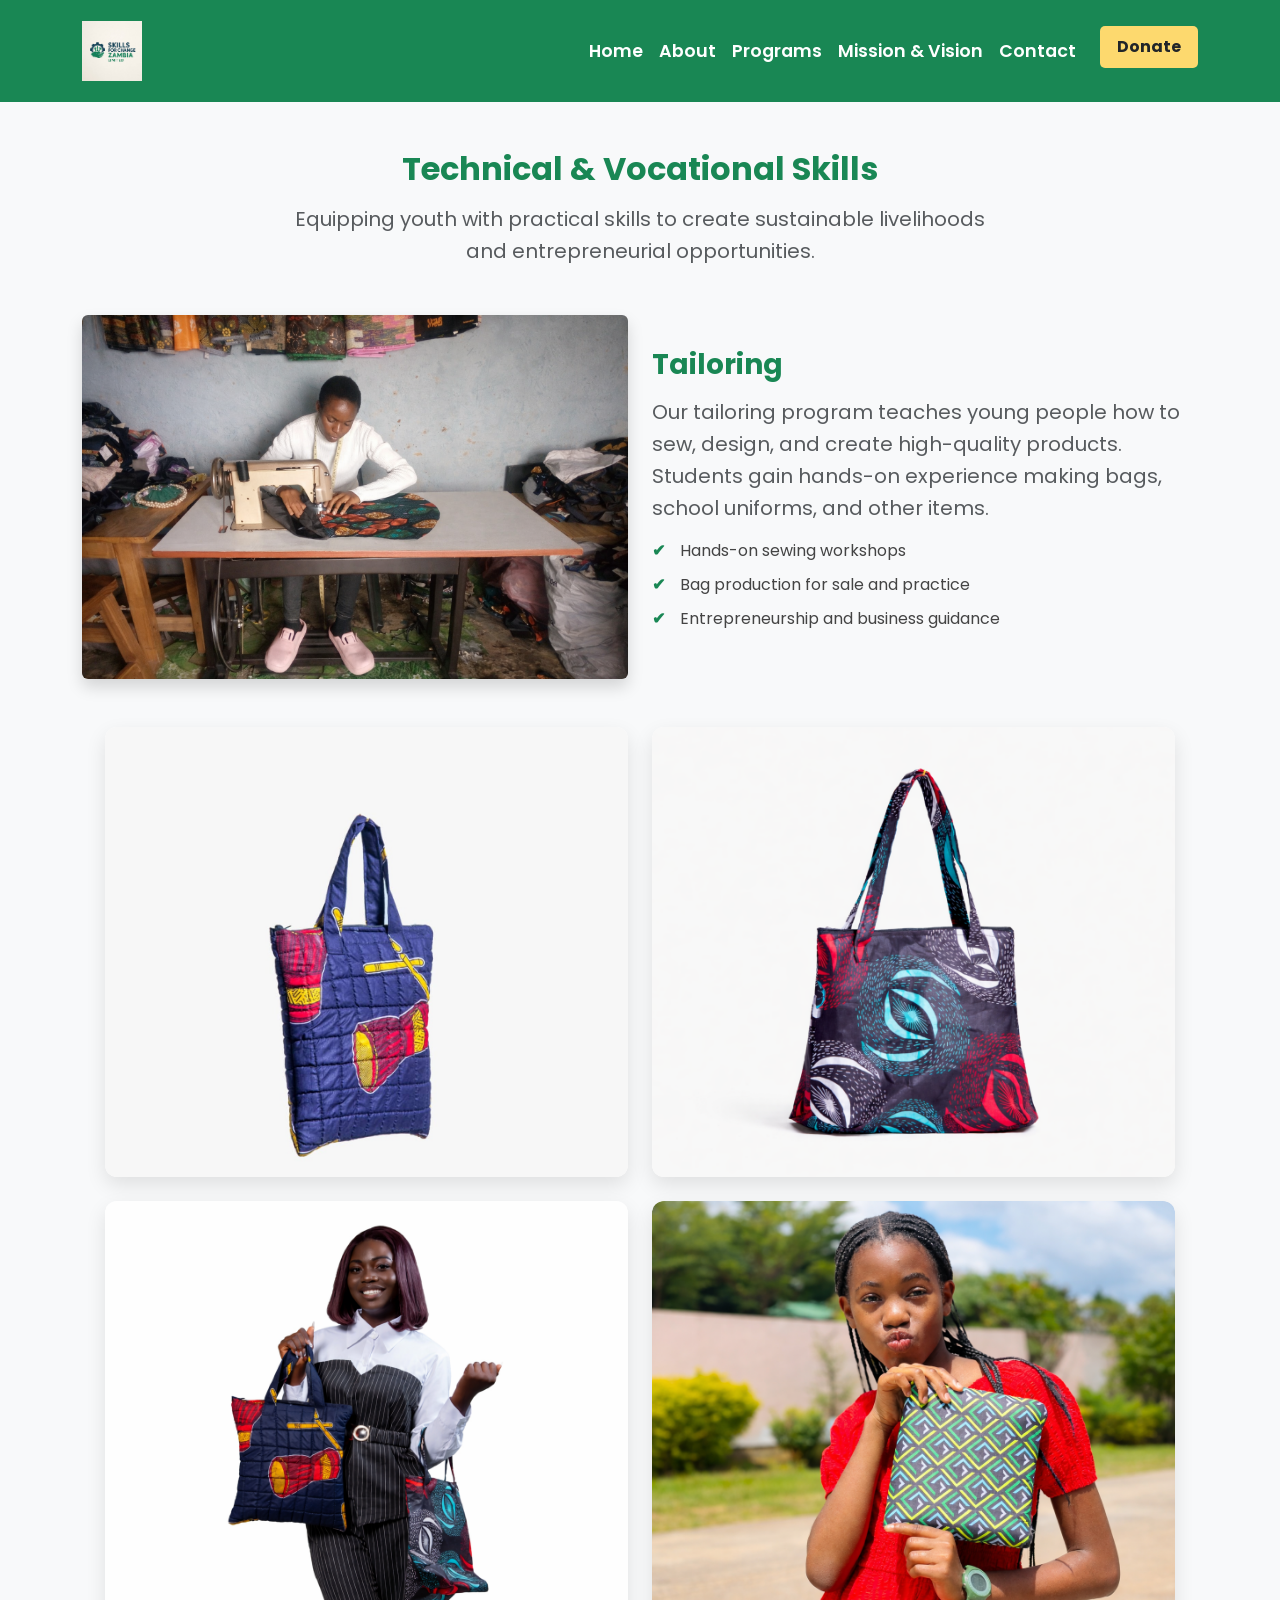
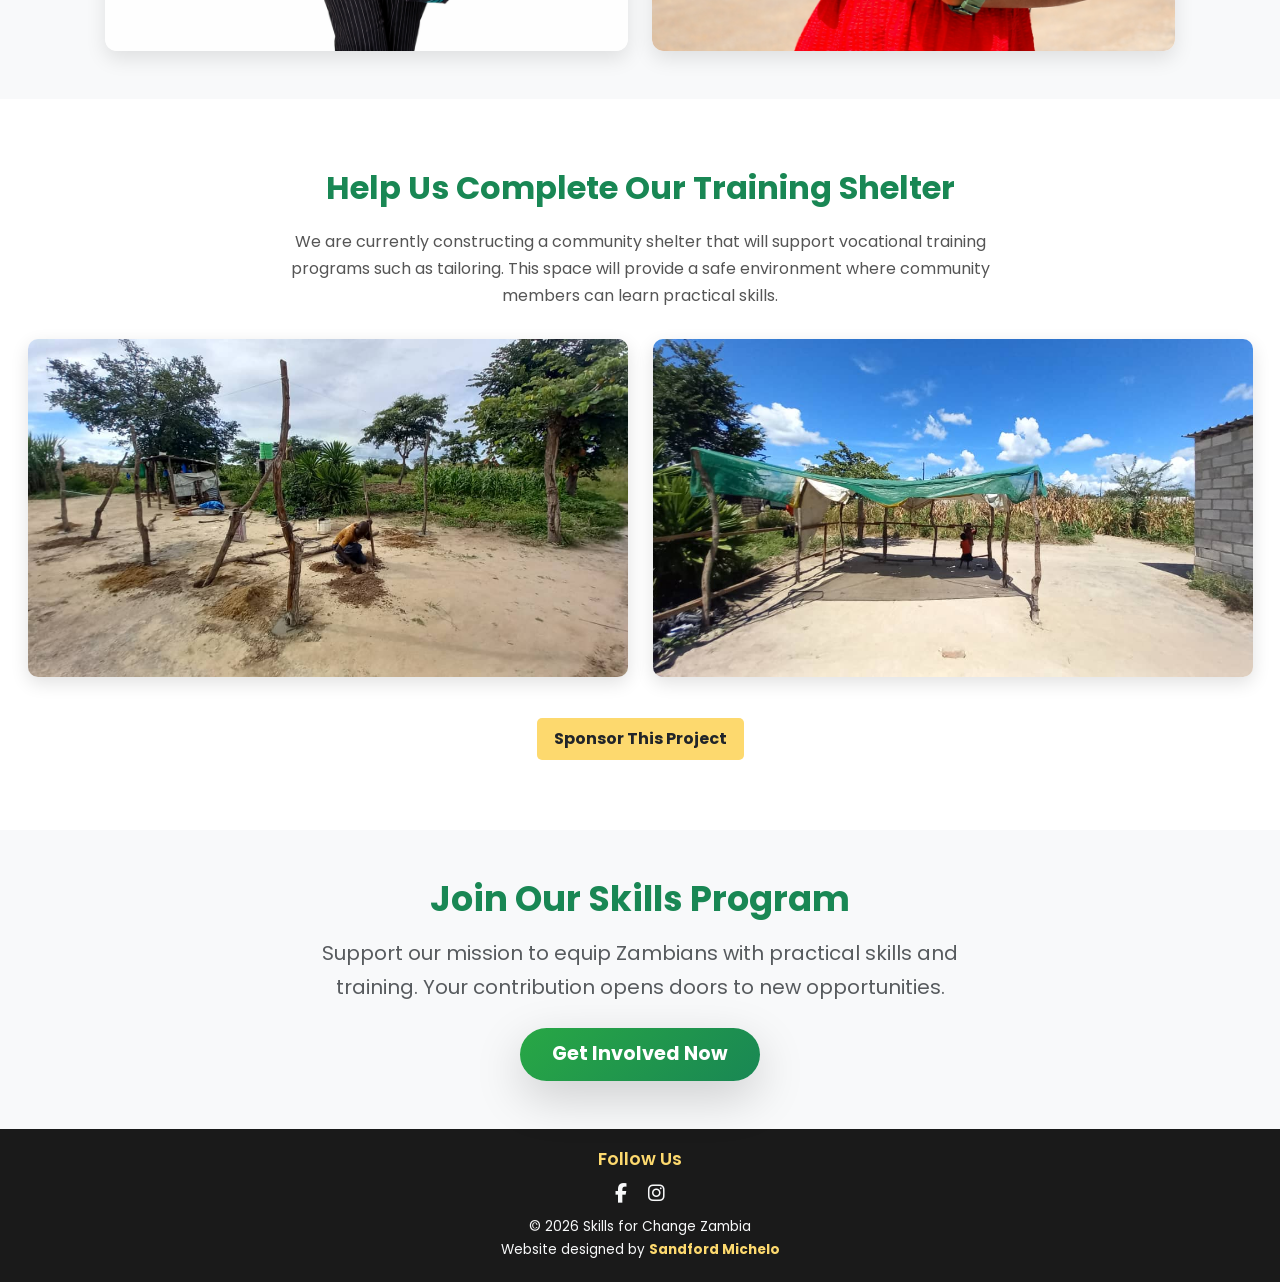
<file: tvet.html>
<!doctype html>
<html lang="en">
  <head>
    <meta charset="UTF-8" />
    <title>Skills for Change Zambia </title>
    <meta name="viewport" content="width=device-width, initial-scale=1" />

    <!-- Google Font -->
    <link
      href="https://fonts.googleapis.com/css2?family=Poppins:wght@300;400;600;700&display=swap"
      rel="stylesheet"
    />

    <!-- Bootstrap CSS -->
    <link
      href="https://cdn.jsdelivr.net/npm/bootstrap@5.3.2/dist/css/bootstrap.min.css"
      rel="stylesheet"
    />

    <!-- Custom CSS -->
    <link rel="stylesheet" href="style.css" />

    <!-- Font Awesome -->
    <link
      rel="stylesheet"
      href="https://cdnjs.cloudflare.com/ajax/libs/font-awesome/6.4.0/css/all.min.css"
    />
  </head>
  <body>
    <nav class="navbar navbar-expand-lg navbar-dark bg-success sticky-top">
      <div class="container">
        <a class="navbar-brand" href="index.html">
          <img src="images/logo.jpeg" alt="Logo" class="logo" />
        </a>

        <button
          class="navbar-toggler"
          type="button"
          data-bs-toggle="collapse"
          data-bs-target="#navbarNav"
        >
          <span class="navbar-toggler-icon"></span>
        </button>

        <div class="collapse navbar-collapse" id="navbarNav">
          <ul class="navbar-nav ms-auto text-center">
            <li class="nav-item">
              <a class="nav-link" href="index.html">Home</a>
            </li>

            <li class="nav-item">
              <a class="nav-link" href="index.html#about">About</a>
            </li>

            <li class="nav-item">
              <a class="nav-link" href="index.html#programs">Programs</a>
            </li>

            <li class="nav-item">
              <a class="nav-link" href="index.html#mission">Mission & Vision</a>
            </li>

            <li class="nav-item">
              <a class="nav-link" href="contact.html">Contact</a>
            </li>

            <li class="nav-item">
              <a class="btn donate-btn ms-lg-3 mt-2 mt-lg-0" href="donate.html"
                >Donate</a
              >
            </li>
          </ul>
        </div>
      </div>
    </nav>

    <!-- SKILLS / TVET MAIN SECTION -->
    <section id="skills" class="skills py-5">
      <div class="container">
        <!-- Section Title -->
        <div class="text-center mb-5">
          <h2 class="fw-bold text-success">Technical & Vocational Skills</h2>
          <p class="text-muted fs-5">
            Equipping youth with practical skills to create sustainable
            livelihoods and entrepreneurial opportunities.
          </p>
        </div>

        <!-- Featured Skill -->
        <div class="row align-items-center mb-5">
          <div class="col-md-6">
            <img
              src="images/kid.png"
              class="img-fluid rounded shadow"
              alt="Tailoring Skill"
            />
          </div>
          <div class="col-md-6">
            <h3 class="fw-bold text-success">Tailoring</h3>
            <p class="fs-5 text-muted">
              Our tailoring program teaches young people how to sew, design, and
              create high-quality products. Students gain hands-on experience
              making bags, school uniforms, and other items.
            </p>
            <ul class="list-check">
              <li>Hands-on sewing workshops</li>
              <li>Bag production for sale and practice</li>
              <li>Entrepreneurship and business guidance</li>
            </ul>
          </div>
        </div>

        <!-- GALLERY (2x2 PERFECT GRID) -->
        <div class="row g-4 justify-content-center">
          <!-- BAG 1 -->
          <div class="col-md-6 col-lg-5">
            <div class="card skill-card h-100 gallery-item">
              <img src="images/bag.jpeg" class="gallery-img" alt="Bag 1" />
              <div class="overlay"></div>
            </div>
          </div>

          <!-- BAG 2 -->
          <div class="col-md-6 col-lg-5">
            <div class="card skill-card h-100 gallery-item">
              <img src="images/bag1.png" class="gallery-img" alt="Bag 2" />
              <div class="overlay"></div>
            </div>
          </div>

          <!-- CLIENT -->
          <div class="col-md-6 col-lg-5">
            <div class="card skill-card h-100 gallery-item">
              <img
                src="images/model.png"
                class="gallery-img"
                alt="Client Work"
              />
              <div class="overlay"></div>
            </div>
          </div>
          <!-- GIRL (portrait handled properly) -->
          <div class="col-md-6 col-lg-5">
            <div class="card skill-card h-100 gallery-item">
              <img
                src="images/girl.png"
                class="gallery-img portrait-img"
                alt="Student"
              />
              <div class="overlay"></div>
            </div>
          </div>
        </div>
      </div>
    </section>

    <!-- SHELTER SECTION -->
    <section class="shelter-section">
      <h2>Help Us Complete Our Training Shelter</h2>

      <p>
        We are currently constructing a community shelter that will support
        vocational training programs such as tailoring. This space will provide
        a safe environment where community members can learn practical skills.
      </p>

      <div class="shelter-images">
        <img src="images/shelter2.jpeg" alt="Shelter under construction" />
        <img src="images/shelter1.jpeg" alt="Community shelter project" />
      </div>

      <a href="donate.html" class="btn donate-btn mt-3">Sponsor This Project</a>
    </section>

    <!-- GET INVOLVED -->
    <section id="get-involved" class="get-involved py-5 bg-light">
      <div class="container text-center">
        <h2 class="fw-bold text-success mb-3">Join Our Skills Program</h2>
        <p class="text-muted fs-5 mb-4">
          Support our mission to equip Zambians with practical skills and
          training. Your contribution opens doors to new opportunities.
        </p>
        <a href="contact.html" class="btn btn-lg btn-gradient shadow-lg">
          Get Involved Now
        </a>
      </div>
    </section>

    <!-- footer.php -->
    <footer class="footer text-center">
      <div class="container">
        <h5>Follow Us</h5>
        <div class="social-links mb-2">
          <a
            href="https://web.facebook.com/profile.php?id=61575420817052"
            target="_blank"
          >
            <i class="fab fa-facebook-f"></i>
          </a>
          <a
            href="https://www.instagram.com/skills4changezambia/"
            target="_blank"
          >
            <i class="fab fa-instagram"></i>
          </a>
        </div>
        <p class="mb-1">© 2026 Skills for Change Zambia </p>
        <p>
          Website designed by
          <a
            href="https://sanfordmichelo.github.io/"
            target="_blank"
            class="highlighted-name"
            >Sandford Michelo</a
          >
        </p>
      </div>
    </footer>

    <!-- Bootstrap JS -->
    <script src="https://cdn.jsdelivr.net/npm/bootstrap@5.3.2/dist/js/bootstrap.bundle.min.js"></script>
    <script src="script.js"></script>
  </body>
</html>
</file>
<file: style.css>
/* ------------------------
   GENERAL STYLES
------------------------ */
body {
    font-family: 'Poppins', sans-serif;
    margin: 0;
    padding: 0;
}

a {
    text-decoration: none;
}
/* ------------------------
   NAVBAR LOGO & BRAND
------------------------ */
.navbar-brand img.logo {
    width: 60px;
    height: auto;
}

.navbar-brand {
    text-transform: uppercase;
    font-size: 1.5rem;
    font-weight: 700;
    color: #ffffff !important;
    display: flex;
    align-items: center;
    gap: 15px;
    flex-wrap: nowrap; /* keep logo and text on same line */
}

.navbar-brand span.navbar-text {
    white-space: normal; /* allow text to wrap naturally */
    line-height: 1.2;
}

/* ------------------------
   NAVBAR LINKS
------------------------ */
.navbar-nav .nav-link {
    font-size: 1.1rem;
    font-weight: 600;
    color: #ffffff !important;
    padding: 0.75rem 1rem;
    transition: color 0.3s ease;
}

.navbar-nav .nav-link:hover {
    color: #d8d6d6 !important;
}

/* Donate Button */
.donate-btn {
    background-color: #fdd96e;
    color: #212529;
    font-weight: 700;
    border-radius: 5px;
    padding: 0.5rem 1rem;
    transition: background 0.3s ease;
}

.donate-btn:hover {
    background-color: #ffc107;
    color: #fff;
}

.navbar {
    padding: 1rem 0;
}

/* ------------------------
   RESPONSIVE BRAND TEXT
------------------------ */
@media (max-width: 991.98px) { /* tablets & below */
    .navbar-brand {
        font-size: 1.3rem;
    }

    .navbar-brand img.logo {
        width: 65px;
    }
}

@media (max-width: 575.98px) { /* small phones */
    .navbar-brand {
        font-size: 1.1rem;
        gap: 10px;
    }

    .navbar-brand img.logo {
        width: 50px;
    }
}
/* ------------------------
   HERO SECTION
------------------------ */
/* HERO SECTION */
.hero {
    min-height: 650px;
    display: flex;
    align-items: center;
    justify-content: center;
    text-align: center;
    background: linear-gradient(rgba(0,0,0,0.5), rgba(0,0,0,0.5)),
                url("images/background.png") center / cover no-repeat;
    color: white;
    padding: 50px 15px;
}

/* Main Hero Title */
.hero h1 {
    font-size: 3.5rem; /* bigger than display-4 */
    font-weight: 800;  /* extra bold for elegance */
    line-height: 1.1;
    margin-bottom: 20px;
    font-family: 'Poppins', sans-serif;
}

/* Subtitle / paragraph */
.hero p.lead {
    font-size: 1.5rem;
    font-weight: 500;
    margin-top: 15px;
    margin-bottom: 25px;
    line-height: 1.4;
    font-family: 'Poppins', sans-serif;
}

/* Hero button */
.hero .btn {
    font-size: 1.2rem;
    font-weight: 600;
    padding: 0.75rem 1.75rem;
    border-radius: 8px;
}

/* ------------------------
   RESPONSIVE HERO
------------------------ */
@media (max-width: 991.98px) { /* tablets & smaller */
    .hero h1 {
        font-size: 2.8rem;
    }
    .hero p.lead {
        font-size: 1.3rem;
    }
    .hero .btn {
        font-size: 1.1rem;
        padding: 0.65rem 1.5rem;
    }
}

@media (max-width: 575.98px) { /* phones */
    .hero h1 {
        font-size: 2.2rem;
    }
    .hero p.lead {
        font-size: 1.1rem;
    }
    .hero .btn {
        font-size: 1rem;
        padding: 0.5rem 1.2rem;
    }
}
/* ------------------------
   RESPONSIVE HERO
------------------------ */
@media (max-width: 991.98px) { /* tablets & smaller */
    .hero h1 {
        font-size: 2.2rem;
    }
    .hero p {
        font-size: 1.1rem;
    }
    .hero .btn {
        font-size: 1rem;
        padding: 0.6rem 1.2rem;
    }
}

@media (max-width: 575.98px) { /* phones */
    .hero h1 {
        font-size: 1.8rem;
    }
    .hero p {
        font-size: 1rem;
    }
    .hero .btn {
        font-size: 0.95rem;
        padding: 0.5rem 1rem;
    }
}

/* ------------------------
   ABOUT SECTION
------------------------ */
.about {
    background: #f8f9fa;
    padding: 80px 15px;
}

.about h2 {
    font-weight: 800; /* bolder for impact */
    font-size: 2.4rem;
    color: #198754;
    margin-bottom: 25px;
    line-height: 1.2;
}

.about p {
    font-size: 1.15rem;
    line-height: 1.7;
    color: #555;
    margin-bottom: 15px;
}

/* About Highlight / Why We Exist Card */
.about h4 {
    font-weight: 700;
    font-size: 1.4rem;
    color: #198754;
    margin-bottom: 20px;
}

.about ul {
    list-style: none;
    padding-left: 0;
    margin: 0;
}

.about ul li {
    position: relative;
    padding-left: 30px;
    margin-bottom: 15px;
    font-size: 1.05rem;
    line-height: 1.5;
    color: #333;
}

/* Add green checkmarks */
.about ul li::before {
    content: "✔";
    color: #198754;
    font-weight: bold;
    position: absolute;
    left: 0;
    top: 0;
}

/* Remove bottom margin for last item */
.about ul li:last-child {
    margin-bottom: 0;
}

/* Card styling for right column */
.about .col-md-6:last-child {
    background: #ffffff;
    padding: 45px 70px;
    border-radius: 12px;
    box-shadow: 0 8px 25px rgba(0,0,0,0.08);
    max-width: 500px;
    margin: 0 auto;
}

/* Responsive Adjustments */
@media (max-width: 991.98px) {
    .about h2 {
        font-size: 2rem;
        text-align: center;
    }
    .about p {
        font-size: 1.1rem;
        text-align: center;
    }
    .about h4 {
        font-size: 1.3rem;
        text-align: center;
    }
    .about ul li {
        font-size: 1rem;
        padding-left: 25px;
    }
}

@media (max-width: 575.98px) {
    .about h2 {
        font-size: 1.7rem;
    }
    .about p {
        font-size: 1rem;
    }
    .about h4 {
        font-size: 1.25rem;
    }
    .about ul li {
        font-size: 0.95rem;
        padding-left: 22px;
    }
}

/* ------------------------
   PROGRAMS SECTION
------------------------ */
.programs {
    padding: 80px 15px;
    background: #f8f9fa;
}

.programs .text-center h2 {
    font-weight: 800;
    font-size: 2.4rem;
    color: #198754;
    margin-bottom: 15px;
    line-height: 1.2;
}

.programs .text-center p {
    font-size: 1.25rem;
    color: #555;
    margin-bottom: 40px;
}

/* Cards */
.programs .card {
    border: none;
    border-radius: 12px;
    overflow: hidden;
    box-shadow: 0 6px 25px rgba(0,0,0,0.12);
    transition: transform 0.3s ease, box-shadow 0.3s ease;
    display: flex;
    flex-direction: column;
    justify-content: space-between;
}

.programs .card:hover {
    transform: translateY(-8px);
    box-shadow: 0 12px 30px rgba(0,0,0,0.18);
}

.programs .card-img-top {
    height: 260px; /* bigger images */
    object-fit: cover;
    width: 100%;
}

.programs .card-body {
    display: flex;
    flex-direction: column;
    flex-grow: 1;
    padding: 25px;
}

.programs .card-title {
    font-weight: 700;
    font-size: 1.25rem;
    color: #198754;
    margin-bottom: 15px;
}

.programs .card-text {
    font-size: 1.1rem;
    color: #555;
    line-height: 1.6;
    margin-bottom: auto;
}

/* Card buttons */
.programs .btn-outline-success {
    margin-top: 15px;
    font-weight: 600;
    align-self: flex-start;
}

/* Responsive adjustments */
@media (max-width: 991.98px) {
    .programs .card-img-top {
        height: 220px;
    }
    .programs .card-title {
        font-size: 1.2rem;
    }
    .programs .card-text {
        font-size: 1.05rem;
    }
}

@media (max-width: 575.98px) {
    .programs .card-img-top {
        height: 200px;
    }
    .programs .card-title {
        font-size: 1.1rem;
    }
    .programs .card-text {
        font-size: 1rem;
    }
}

/* ------------------------
   MISSION & VISION
------------------------ */
.mission {
    padding: 80px 15px;
}

.mission .row > .col-md-6 > .p-3 {
    padding: 25px; /* reduced padding to make box shorter */
    border-radius: 12px;
    box-shadow: 0 10px 25px rgba(0,0,0,0.15);
    color: white;
    transition: transform 0.3s ease;
    min-height: 200px; /* reduce box height */

    /* Center content */
    display: flex;
    flex-direction: column;
    justify-content: center; /* vertical center */
    align-items: center;     /* horizontal center */
    text-align: center;      /* center text */
}

/* Mission box gradient */
.mission .row > .col-md-6:first-child > .p-3 {
    background: linear-gradient(135deg, #198754, #0c4c39);
}

/* Vision box gradient */
.mission .row > .col-md-6:last-child > .p-3 {
    background: linear-gradient(135deg, #0d6efd, #0b3e64);
}

/* Headings inside boxes */
.mission h3 {
    font-weight: 800;         /* make it bolder */
    font-size: 1.9rem;        /* bigger font */
    margin-bottom: 10px;      /* reduce space below title */
}

/* Paragraphs inside boxes */
.mission p {
    font-size: 1.1rem;
    line-height: 1.5;         /* slightly tighter */
    margin: 0;                /* remove extra margin */
}

/* Hover effect */
.mission .row > .col-md-6 > .p-3:hover {
    transform: translateY(-6px);
}

/* Responsive adjustments */
@media (max-width: 991.98px) {
    .mission h3 {
        font-size: 1.7rem;
    }
    .mission p {
        font-size: 1rem;
    }
}

@media (max-width: 575.98px) {
    .mission h3 {
        font-size: 1.5rem;
    }
    .mission p {
        font-size: 0.95rem;
    }
}
/* ------------------------
   GET INVOLVED SECTION
------------------------ */
.get-involved {
    padding: 80px 15px;
    background-color: #f8f9fa; /* light background */
}

.get-involved h2 {
    font-size: 2.5rem; /* big and bold */
    font-weight: 800;
    color: #198754; /* same green as other sections */
    margin-bottom: 20px;
}

.get-involved p {
    font-size: 1.2rem; /* slightly bigger text */
    line-height: 1.7;
    color: #555; /* muted text */
    max-width: 700px; /* limit width for readability */
    margin: 0 auto 30px; /* center paragraph */
}

.get-involved .btn {
    font-size: 1.2rem;
    font-weight: 700;
    padding: 0.75rem 2rem;
    border-radius: 8px;
    transition: all 0.3s ease;
    box-shadow: 0 8px 20px rgba(0,0,0,0.2);
}

/* Optional gradient for button */
.btn-gradient {
    background: linear-gradient(135deg, #198754, #0c4c39);
    border: none;
    color: white;
}

.btn-gradient:hover {
    background: linear-gradient(135deg, #0c4c39, #198754);
    transform: translateY(-3px);
    box-shadow: 0 12px 25px rgba(0,0,0,0.25);
}

/* Responsive adjustments */
@media (max-width: 991.98px) {
    .get-involved h2 {
        font-size: 2rem;
    }
    .get-involved p {
        font-size: 1.1rem;
    }
    .get-involved .btn {
        font-size: 1.1rem;
        padding: 0.7rem 1.8rem;
    }
}

@media (max-width: 575.98px) {
    .get-involved h2 {
        font-size: 1.7rem;
    }
    .get-involved p {
        font-size: 1rem;
    }
    .get-involved .btn {
        font-size: 1rem;
        padding: 0.6rem 1.5rem;
    }
}


/* ===== TREE ACTIVITIES SECTION ===== */
.tree-activities {
    background:#f8f9fa; 
    padding: 60px 0;
}

/* Section Title */
.tree-activities h2 {
    font-weight: 700;
    text-align: center;
    margin-bottom: 20px;
}

    

/* Cards */
.planting-card {
    border: none;
    border-radius: 12px;
    box-shadow: 0 10px 25px rgba(0,0,0,0.12);
    transition: transform 0.3s, box-shadow 0.3s;
    overflow: hidden;
}

.planting-card:hover {
    transform: translateY(-6px);
    box-shadow: 0 15px 35px rgba(0,0,0,0.18);
}

/* Carousel Images */
.planting-card img {
    height: 250px;
    object-fit: cover;
    border-top-left-radius: 12px;
    border-top-right-radius: 12px;
}

/* Card Body */
.card-body h5 {
    color: #198754;
    font-weight: 600;
    margin-bottom: 10px;
}

.card-body p {
    font-size: 1rem;
    color: #555;
}

/* Optional: Carousel Controls Colors */
.carousel-control-prev-icon,
.carousel-control-next-icon {
    background-color: rgba(0,0,0,0.5);
    border-radius: 50%;
}

/* ------------------------*/
/* CONTACT PAGE */
/*------------------------*/

.contact-section{
padding:80px 10%;
background:#ffffff;
}

/* SECTION TITLE (same style as other pages) */

.section-title{
text-align:center;
margin-bottom:60px;
}

.section-title h1{
color:#1f8a5b;
font-size:42px;
margin-bottom:10px;
font-weight:700;
}


.contact-intro{
max-width:800px;
margin:auto;
font-size:18px;
color:#555;
line-height:1.7;
}

/* CONTACT LAYOUT */

.contact-container{
display:flex;
gap:60px;
justify-content:center;
align-items:flex-start;
flex-wrap:wrap;
}

/* CONTACT INFO */

.contact-info{
flex:1;
min-width:300px;
}

.contact-info h2{
color:#1f8a5b;
margin-bottom:20px;
font: size 30px;
font-weight:700;
}

.contact-info p{
margin-bottom:18px;
line-height:1.6;
color:#444;
font-size:16px;
}

/* CLICKABLE EMAIL */

.contact-info a{
color:#609af0;
font-weight:600;
text-decoration:none;
}

.contact-info a:hover{
text-decoration:underline;
}

/* CONTACT FORM */

.contact-form{
flex:1;
min-width:300px;
}

.contact-form h2{
color:#1f8a5b;
margin-bottom:20px;
font-size:30px;
font-weight:700;
}

.contact-form form{
display:flex;
flex-direction:column;
gap:15px;
}

/* INPUT FIELDS */

.contact-form input,
.contact-form textarea{
padding:12px;
border:1px solid #ccc;
border-radius:6px;
font-size:15px;
transition:0.3s;
outline:none;
}

.contact-form input:focus,
.contact-form textarea:focus{
border-color:#1f8a5b;
box-shadow:0 0 5px rgba(31,138,91,0.2);
}

/* BUTTON */

.contact-form button{
background:#1f8a5b;
color:white;
border:none;
padding:12px;
font-size:16px;
border-radius:6px;
cursor:pointer;
transition:0.3s;
}

.contact-form button:hover{
background:#166a45;
transform:translateY(-2px);
}


/* SUPPORT SECTION */
.support {
  text-align: center;
  margin: 60px 0;
  
}

.support h2 {
  color: #166a45;
  font-weight: 700;
  padding: 10px;
}

.support p {
  color: #555;
  font-size: 1.3em;
}

/* DONATION CONTAINER */
.donation-container {
  max-width: 1000px;
  margin: auto;
  padding: 40px;
  background: #fff;
  border-radius: 20px;
  box-shadow: 0 10px 25px rgba(0,0,0,0.1);
}

/* NOTE */
.note {
  text-align: center;
  color: red;
  font-weight: 600;
}

/* METHODS GRID */
.methods {
  display: grid;
  grid-template-columns: repeat(auto-fit, minmax(250px,1fr));
  gap: 20px;
  margin-top: 30px;
}

/* METHOD CARD */
.method {
  height: 200px;
  border-radius: 20px;
  display: flex;
  flex-direction: column;
  justify-content: center;
  align-items: center;
  cursor: pointer;
  transition: 0.3s ease;
  gap: 10px;
}

/* ICON */
.method i {
  font-size: 42px;
  margin-bottom: 10px;
  transition: 0.3s ease;
}

/* TITLE */
.method h5 {
  font-weight: 700;
  margin: 0;
}

/* SMALL TEXT */
.method small {
  opacity: 0.8;
}

/* ================= BANK ================= */
.bank {
  background: #d0f0fd;
  color: #0077b6;
}

.method.bank.active {
  background: #0077b6;
  color: #fff;
}

.method.bank.active i {
  color: #fff;
}

/* ================= AIRTEL ================= */
.airtel {
  background: #e60000; /* real Airtel red */
  color: #fff;
}

.airtel i {
  color: #fff !important;
}

.method.airtel.active {
  background: #ffe6e6;
  color: #e60000;
}

.method.airtel.active i {
  color: #e60000 !important;
}

/* ================= MTN ================= */
.mtn {
  background: #000;
  color: #ffcc00; /* MTN yellow */
}

.mtn i {
  color: #ffcc00 !important;
}

.method.mtn.active {
  background: #ffcc00;
  color: #000;
}

.method.mtn.active i {
  color: #000 !important;
}

/* ================= DETAILS ================= */
#details {
  margin-top: 40px;
  width: 100%;
}

/* DETAILS BOX */
.details-box {
  width: 100%;
  padding: 30px;
  border-radius: 20px;
  background: #f9f9f9;
  box-shadow: 0 8px 20px rgba(0,0,0,0.08);
  animation: fade 0.3s ease;
}

/* DETAILS TITLE */
.details-box h4 {
  font-weight: 700;
  margin-bottom: 15px;
}

/* TEXT */
.details-box p {
  margin: 8px 0;
  font-size: 16px;
}

/* TABLE (BANK DETAILS) */
.details-box table {
  margin-top: 15px;
  font-size: 15px;
}

/* ================= OPTIONAL COLORS FOR DETAILS ================= */
.details-box.bank-details {
  border-left: 6px solid #0077b6;
}

.details-box.airtel-details {
  border-left: 6px solid #e60000;
}

.details-box.mtn-details {
  border-left: 6px solid #ffcc00;
}

/* ================= HOVER EFFECT ================= */
.method:hover {
  transform: translateY(-5px);
  box-shadow: 0 10px 20px rgba(0,0,0,0.1);
}

.select {
  text-align: center;
  margin: 30px 0 10px;
  padding: 25px;
  border-radius: 15px;

  /* subtle modern background */
  background: linear-gradient(135deg, #f7f6f6, #e4e7eb);

  /* soft shadow */
  box-shadow: 0 5px 15px rgba(0,0,0,0.05);
}

/* TITLE */
.select h3 {
  font-weight: 700;
  margin: 0;
  color: #053b1a;
  position: relative;
  display: inline-block;
}

.select {
  transition: 0.3s;
}

.select:hover {
  transform: translateY(-2px);
}

/* Payment Details design */
.sub {
  font-size: 14px;
  color: #777;
  margin-bottom: 20px;
}

/* INFO ROW */
.info-row {
  display: flex;
  justify-content: space-between;
  align-items: center;
  padding: 14px 16px;
  margin-bottom: 10px;
  background: #fff;
  border-radius: 12px;
  box-shadow: 0 2px 8px rgba(0,0,0,0.05);
}

/* LABEL */
.info-row span {
  font-weight: 500;
  color: #555;
}

/* VALUE */
.info-row strong {
  font-weight: 600;
  color: #111;
}

/* HIGHLIGHT ROW */
.info-row.highlight {
  border: 2px solid #ddd;
  background: #f9f9f9;
}

/* BANK STYLE */
.bank-details {
  border-left: 6px solid #0077b6;
}

/* AIRTEL STYLE */
.airtel-details {
  border-left: 6px solid #e60000;
}

.airtel-highlight {
  border-color: #e60000;
}

/* MTN STYLE */
.mtn-details {
  border-left: 6px solid #ffcc00;
}

.mtn-highlight {
  border-color: #ffcc00;
}

/* ICON INSIDE TITLE */
.details-box h4 i {
  margin-right: 8px;
}

/* SMALL ANIMATION */
.details-box {
  animation: fade 0.3s ease;
}

/* ================= ANIMATION ================= */
@keyframes fade {
  from {
    opacity: 0;
    transform: translateY(10px);
  }
  to {
    opacity: 1;
    transform: translateY(0);
  }
}
/* ------------------------ 
   FOOTER
------------------------ */
.footer {
    background: #1a1a1a; /* dark background */
    color: #f8f9fa;       /* off-white text */
    padding: 20px 15px;   /* compact spacing */
    text-align: center;
    font-family: 'Poppins', sans-serif;
}

.footer h5 {
    font-weight: 600;
    font-size: 1.1rem;
    margin-bottom: 10px;
    color: #fdd96e; /* gold accent for "Follow Us" */
}

.footer .social-links {
    margin-bottom: 10px;
}

.footer .social-links a {
    color: #f8f9fa;
    font-size: 1.2rem;
    margin: 0 8px;
    transition: color 0.3s ease;
}

.footer .social-links a:hover {
    color: #fdd96e; /* gold hover */
}

.footer p {
    font-size: 0.85rem;
    margin: 3px 0;
    line-height: 1.4;
}

/* Highlighted name */
.footer .highlighted-name {
    color: #fdd96e;   /* gold highlight */
    font-weight: 700; /* bold */
    text-decoration: none;
    transition: color 0.3s ease;
}

.footer .highlighted-name:hover {
    color: #ffc107;   /* slightly darker gold on hover */
}

/* ========================
   SKILLS / TVET SECTION
======================== */
.skills {
    background: #f8f9fa;
    padding: 70px 20px;
}

/* Section Title */
.skills h2 {
    font-weight: 700;
    position: relative;
    margin-bottom: 15px;
}

.skills .text-muted {
    max-width: 700px;
    margin: 0 auto;
}

/* Featured Skill Row */
.skills .row.align-items-center {
    margin-bottom: 50px;
}

.skills h3 {
    color: #198754;
    font-weight: 600;
    margin-bottom: 15px;
}

.skills p {
    line-height: 1.6;
    color: #555;
}

/* Custom List Style */
.list-check {
    list-style: none;
    padding-left: 0;
    margin-top: 15px;
}

.list-check li {
    position: relative;
    padding-left: 28px;
    margin-bottom: 10px;
    color: #444;
}

.list-check li::before {
    content: "✔";
    position: absolute;
    left: 0;
    color: #198754;
    font-weight: bold;
}

/* Featured Image */
.skills .row img {
    border-radius: 10px;
    box-shadow: 0 8px 20px rgba(0,0,0,0.12);
    transition: transform 0.3s ease, box-shadow 0.3s ease;
}

.skills .row img:hover {
    transform: scale(1.02);
    box-shadow: 0 12px 28px rgba(0,0,0,0.18);
}

/* ========================
   GALLERY CARDS
======================== */
.skill-card {
    border: none;
    border-radius: 12px;
    overflow: hidden;
    box-shadow: 0 8px 20px rgba(0,0,0,0.1);
    transition: transform 0.3s ease, box-shadow 0.3s ease;
    position: relative;
}

.skill-card:hover {
    transform: translateY(-5px);
    box-shadow: 0 12px 30px rgba(0,0,0,0.15);
}

.gallery-img {
    width: 100%;
    height: 450px;
    object-fit: cover;
    display: block;
    transition: transform 0.3s ease;
}

.gallery-img.portrait-img {
    height: 450px; /* slightly taller for portrait */
}

/* Overlay effect (optional for hover) */
.overlay {
    position: absolute;
    top: 0;
    left: 0;
    width: 100%;
    height: 100%;
    background: rgba(25,135,84,0.25);
    opacity: 0;
    transition: opacity 0.3s ease;
}

.skill-card:hover .overlay {
    opacity: 1;
}

/* Adjust gallery spacing on large screens */
@media (min-width: 992px) {
    .col-lg-5 {
        flex: 0 0 48%;
        max-width: 48%;
    }
}

/* ========================
   SHELTER SECTION
======================== */
.shelter-section {
    padding: 70px 20px;
    text-align: center;
    background: #ffffff;
}

.shelter-section h2 {
    font-weight: 700;
    color: #198754;
    margin-bottom: 20px;
}

.shelter-section p {
    max-width: 750px;
    margin: 0 auto 30px;
    color: #555;
    line-height: 1.7;
}

/* Shelter images */
.shelter-images {
    display: flex;
    justify-content: center;
    gap: 25px;
    flex-wrap: wrap;
    margin-bottom: 25px;
}

.shelter-images img {
    width: 600px;
    max-width: 90%;
    border-radius: 10px;
    box-shadow: 0 6px 18px rgba(0,0,0,0.12);
    transition: transform 0.3s ease;
}

.shelter-images img:hover {
    transform: scale(1.03);
}


/* ========================
   MOBILE IMPROVEMENTS
======================== */
@media (max-width: 768px) {

    .skills h2 {
        font-size: 1.6rem;
    }

    .skills h3 {
        margin-top: 15px;
    }

    .skill-card img {
        height: 220px;
    }

    .shelter-images img {
        width: 100%;
    }
}

/* ========================
   SEXUAL & REPRODUCTIVE HEALTH
======================== */
.srh-main {
    background: #f8f9fa;
    padding-top: 80px;
    padding-bottom: 80px;
}

/* Section Title */
.srh-main h2 {
    font-weight: 700;
    position: relative;
}

/* Subtitle */
.srh-main .text-muted {
    max-width: 700px;
    margin: 0 auto;
}

/* Content Rows */
.srh-main h4 {
    color: #198754;
    font-weight: 600;
    margin-bottom: 15px;
}

.srh-main p {
    line-height: 1.7;
    color: #555;
    margin-bottom: 15px;
}

/* List with checkmarks */
.list-check {
    list-style: none;
    padding-left: 0;
    margin-top: 15px;
}

.list-check li {
    position: relative;
    padding-left: 28px;
    margin-bottom: 10px;
    color: #444;
}

.list-check li::before {
    content: "✔";
    position: absolute;
    left: 0;
    color: #198754;
    font-weight: bold;
}

/* Images */
.srh-main img {
    border-radius: 10px;
    box-shadow: 0 8px 20px rgba(0,0,0,0.12);
    transition: all 0.3s ease;
}

.srh-main img:hover {
    transform: scale(1.02);
    box-shadow: 0 12px 28px rgba(0,0,0,0.18);
}

/* ========================
   GET INVOLVED SECTION
======================== */
#get-involved-srh,
.get-involved {
    padding: 80px 20px;
    background: #ffffff;
    text-align: center;
}

#get-involved-srh.bg-light {
    background: #f8f9fa;
}

#get-involved-srh h2,
.get-involved h2 {
    font-size: 2.2rem;
    font-weight: 700;
    color: #198754;
    margin-bottom: 20px;
}

#get-involved-srh p,
.get-involved p {
    font-size: 1.1rem;
    line-height: 1.7;
    color: #555;
    max-width: 700px;
    margin: 0 auto 30px auto;
}

/* Get Involved Button (reuse gradient button) */
#get-involved-srh .btn,
.get-involved .btn {
    font-size: 1.2rem;
    font-weight: 700;
    padding: 0.75rem 2rem;
    border-radius: 50px;
    transition: all 0.3s ease;
    box-shadow: 0 8px 20px rgba(0,0,0,0.25);
    background: linear-gradient(135deg, #28a745, #198754);
    color: #fff;
    border: none;
}

#get-involved-srh .btn:hover,
.get-involved .btn:hover {
    transform: translateY(-3px);
    box-shadow: 0 12px 25px rgba(0,0,0,0.3);
    color: #fff;
    text-decoration: none;
}

/* ========================
   RESPONSIVE
======================== */
@media (max-width: 768px) {
    .srh-main img {
        margin-bottom: 20px;
    }
}
</file>
